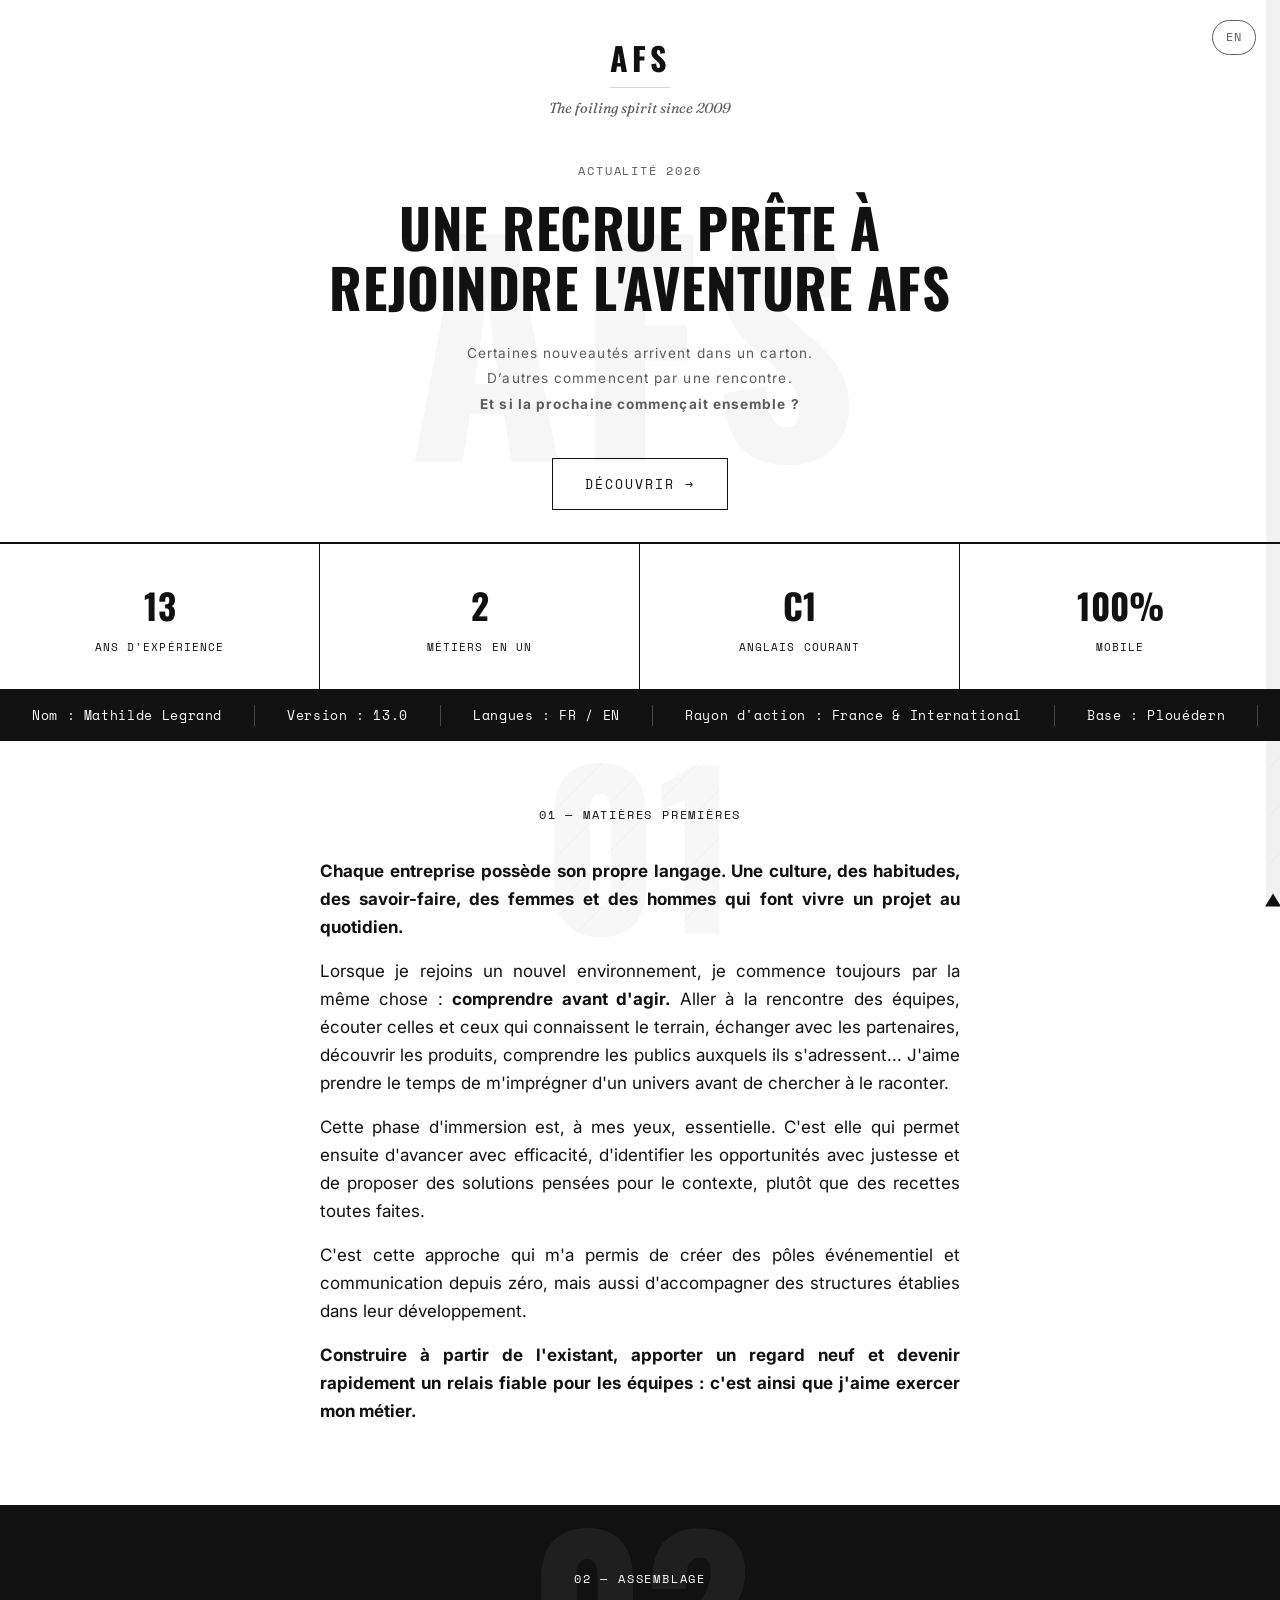
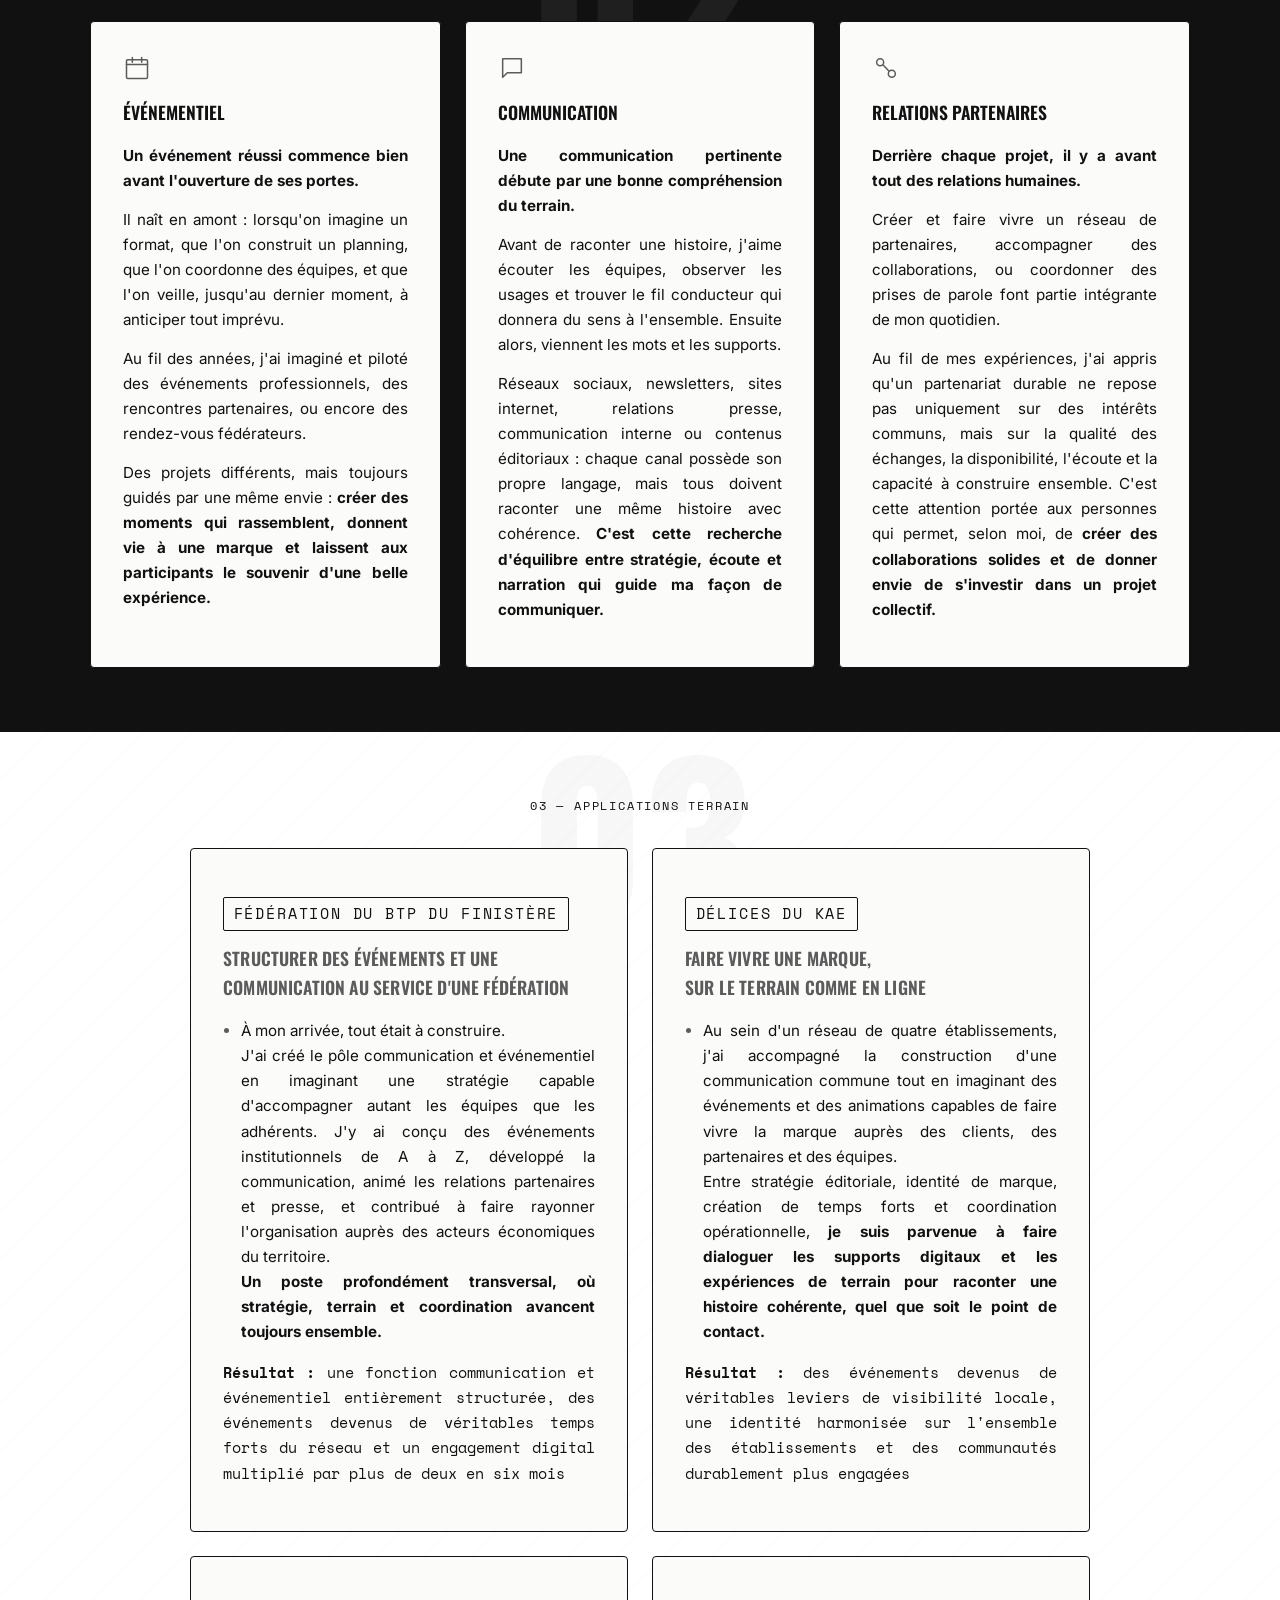
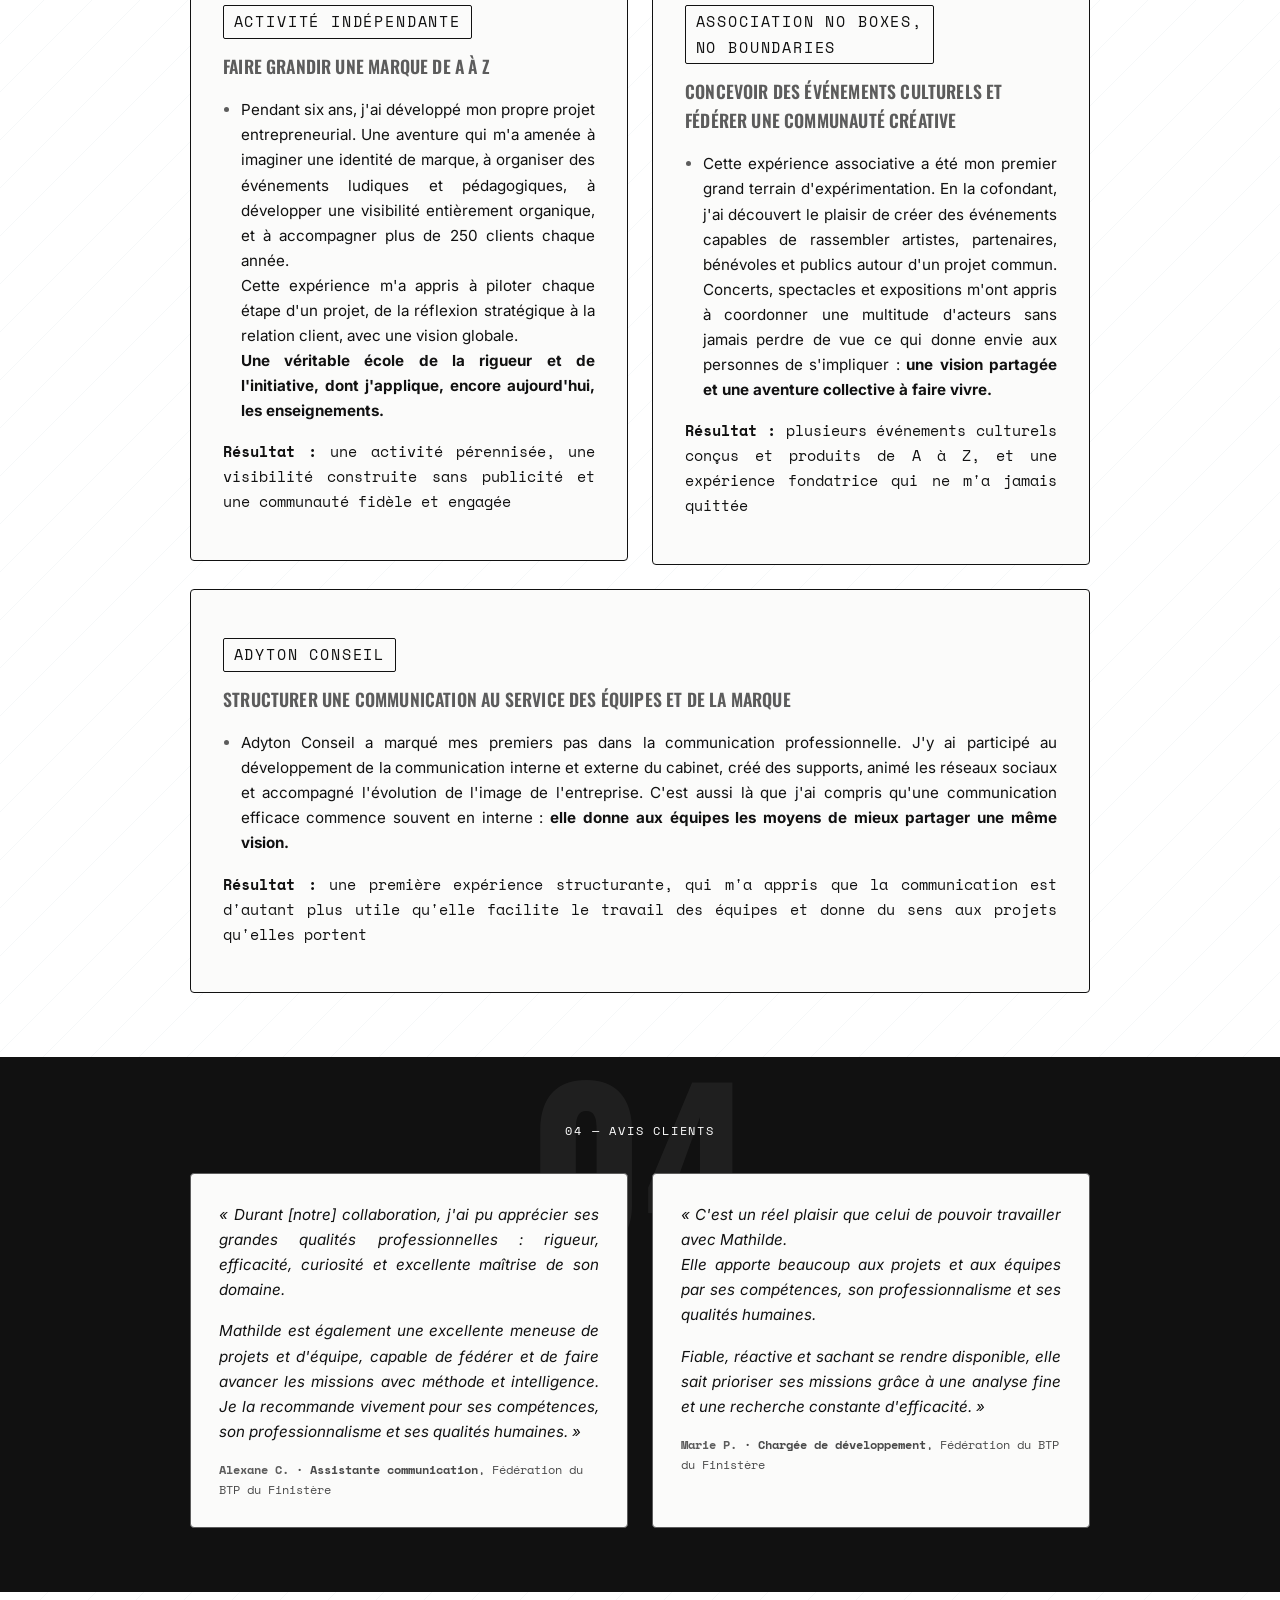
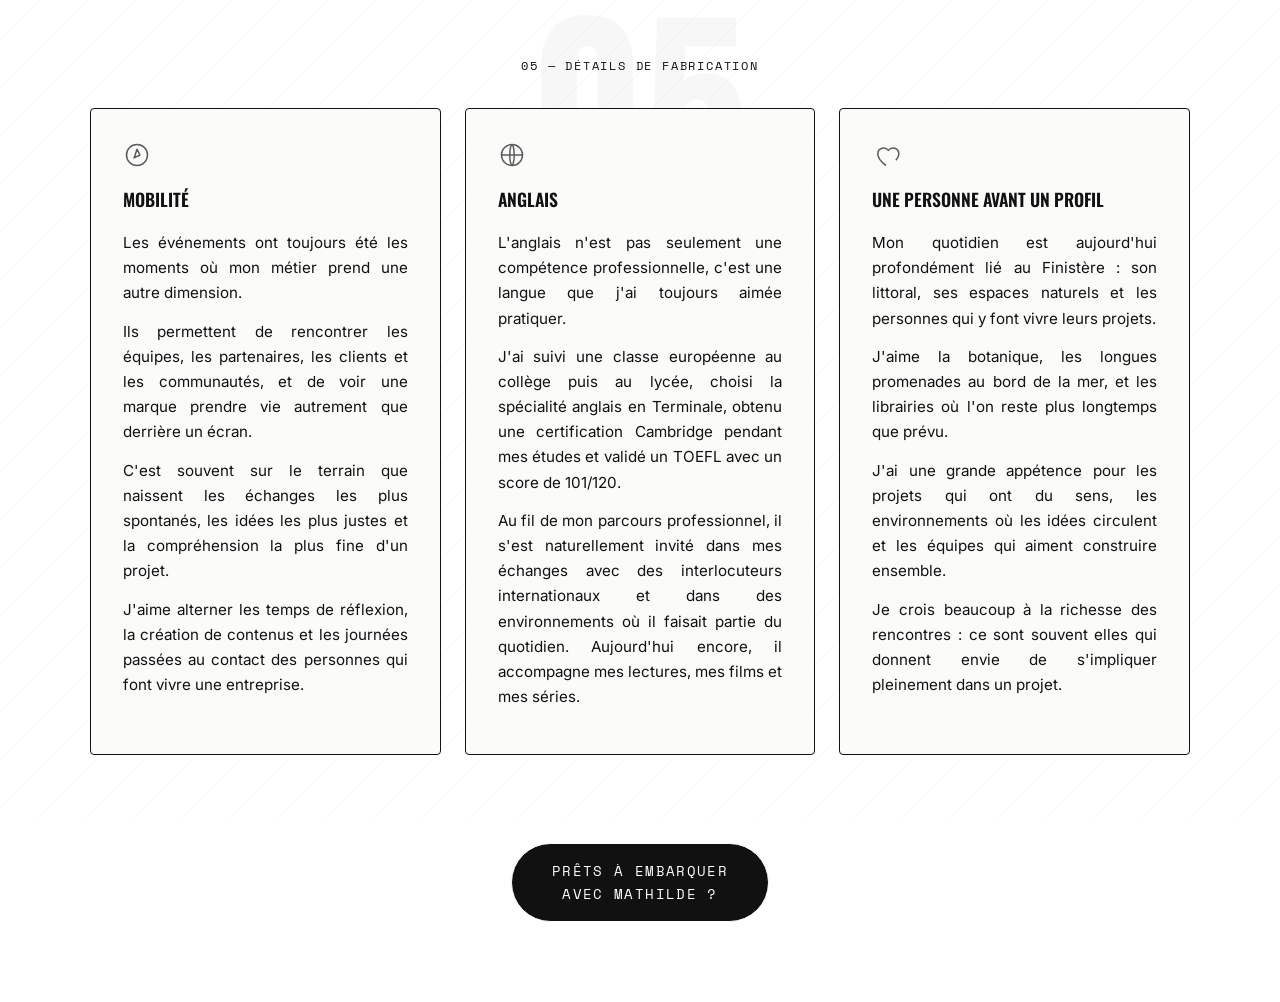
<file: index.html>
<!DOCTYPE html>
<html lang="fr">
<head>
<meta charset="UTF-8">
<meta name="viewport" content="width=device-width, initial-scale=1.0">
<title>Nouveauté à venir — AFS</title>
<meta name="description" content="Un nouveau profil s'apprête à rejoindre l'équipe AFS.">
<link rel="preconnect" href="https://fonts.googleapis.com">
<link rel="preconnect" href="https://fonts.gstatic.com" crossorigin>
<link href="https://fonts.googleapis.com/css2?family=Fraunces:ital,opsz,wght@0,9..144,400;1,9..144,500&family=Inter:wght@400;500;600&family=Oswald:wght@500;600;700&family=Space+Mono:wght@400;700&display=swap" rel="stylesheet">
<link rel="stylesheet" href="style.css">
</head>
<body>

<div class="gauge" aria-hidden="true">
  <div class="gauge__fill"></div>
  <div class="gauge__mark"></div>
</div>


<a class="lang-toggle" href="en/index.html">EN</a>

<header class="hero">
<div class="hero__inner">
  <div class="hero__brand">
    <p class="hero__logo">AFS</p>
    <p class="hero__tagline">The foiling spirit since 2009</p>
  </div>
  <p class="hero__eyebrow">Actualité 2026</p>
  <h1 class="hero__title">Une recrue prête à <br>rejoindre l'aventure AFS</h1>
  <p class="hero__statement">Certaines nouveautés arrivent dans un carton. <br>
D’autres commencent par une rencontre.
<br><strong>Et si la prochaine commençait ensemble ?</strong></p>
  <a href="#matieres" class="hero__cta">Découvrir →</a>
</div>
<p class="hero__ghost" aria-hidden="true">AFS</p>
</header>

<div class="stats-bar">
  <div class="stats-bar__item">
    <p class="stats-bar__num">13</p>
    <p class="stats-bar__label">Ans d'expérience</p>
  </div>
  <div class="stats-bar__item">
    <p class="stats-bar__num">2</p>
    <p class="stats-bar__label">Métiers en un</p>
  </div>
  <div class="stats-bar__item">
    <p class="stats-bar__num">C1</p>
    <p class="stats-bar__label">Anglais courant</p>
  </div>
  <div class="stats-bar__item">
    <p class="stats-bar__num">100%</p>
    <p class="stats-bar__label">Mobile</p>
  </div>
</div>

<div class="ticker" aria-hidden="true">
 <div class="ticker__track">
  <span>Nom : Mathilde Legrand</span>
  <span>Version : 13.0</span>
  <span>Langues : FR / EN</span>
  <span>Rayon d'action : France &amp; International</span>
  <span>Base : Plouédern</span>
  <span>État : Bientôt disponible</span>
  <span>Mise à jour : Août 2026</span>
  <span>Nom : Mathilde Legrand</span>
  <span>Version : 13.0</span>
  <span>Langues : FR / EN</span>
  <span>Rayon d'action : France &amp; International</span>
  <span>Base : Plouédern</span>
  <span>État : Bientôt disponible</span>
  <span>Mise à jour : Août 2026</span>
</div>
</div>

<main>

  <!-- SECTION 01 — MATIERES PREMIERES -->
  <section id="matieres" class="section" data-num="01">
    <div class="block" data-reveal>
      <p class="section__num">01 — Matières premières</p>
      <p class="block__text"><strong>Chaque entreprise possède son propre langage. Une culture, des habitudes, des savoir-faire, des femmes et des hommes qui font vivre un projet au quotidien.</strong></p>
      <p class="block__text">Lorsque je rejoins un nouvel environnement, je commence toujours par la même chose : <strong>comprendre avant d'agir.</strong> Aller à la rencontre des équipes, écouter celles et ceux qui connaissent le terrain, échanger avec les partenaires, découvrir les produits, comprendre les publics auxquels ils s'adressent... J'aime prendre le temps de m'imprégner d'un univers avant de chercher à le raconter.</p>
      <p class="block__text">Cette phase d'immersion est, à mes yeux, essentielle. C'est elle qui permet ensuite d'avancer avec efficacité, d'identifier les opportunités avec justesse et de proposer des solutions pensées pour le contexte, plutôt que des recettes toutes faites.</p>
      <p class="block__text">C'est cette approche qui m'a permis de créer des pôles événementiel et communication depuis zéro, mais aussi d'accompagner des structures établies dans leur développement.</p>
      <p class="block__text"><strong>Construire à partir de l'existant, apporter un regard neuf et devenir rapidement un relais fiable pour les équipes : c'est ainsi que j'aime exercer mon métier.</strong></p>
    </div>
  </section>

  <!-- SECTION 02 — ASSEMBLAGE -->
  <section id="assemblage" class="section section--alt" data-num="02">
    <p class="section__num section__num--center">02 — Assemblage</p>
  <div class="assemble">
  <div class="stepcard" data-reveal>
    <svg class="stepcard__icon" viewBox="0 0 24 24" fill="none"><rect x="3" y="5" width="18" height="16" rx="1" stroke="currentColor" stroke-width="1.3"/><path d="M3 9h18M8 3v4M16 3v4" stroke="currentColor" stroke-width="1.3" stroke-linecap="round"/></svg>
    <h3 class="stepcard__title">Événementiel</h3>
    <p><strong>Un événement réussi commence bien avant l'ouverture de ses portes.</strong></p>
    <p>Il naît en amont : lorsqu'on imagine un format, que l'on construit un planning, que l'on coordonne des équipes, et que l'on veille, jusqu'au dernier moment, à anticiper tout imprévu.</p>
    <p>Au fil des années, j'ai imaginé et piloté des événements professionnels, des rencontres partenaires, ou encore des rendez-vous fédérateurs.
      <p>Des projets différents, mais toujours guidés par une même envie : <strong>créer des moments qui rassemblent, donnent vie à une marque et laissent aux participants le souvenir d'une belle expérience.</strong></p>
  </div>
  <div class="stepcard" data-reveal>
    <svg class="stepcard__icon" viewBox="0 0 24 24" fill="none"><path d="M4 4h16v12H8l-4 4V4Z" stroke="currentColor" stroke-width="1.3" stroke-linejoin="round"/></svg>
    <h3 class="stepcard__title">Communication</h3>
    <p><strong>Une communication pertinente débute par une bonne compréhension du terrain.</strong></p>
    <p>Avant de raconter une histoire, j'aime écouter les équipes, observer les usages et trouver le fil conducteur qui donnera du sens à l'ensemble. Ensuite alors, viennent les mots et les supports.</p>
    <p>Réseaux sociaux, newsletters, sites internet, relations presse, communication interne ou contenus éditoriaux : chaque canal possède son propre langage, mais tous doivent raconter une même histoire avec cohérence.<strong> C'est cette recherche d'équilibre entre stratégie, écoute et narration qui guide ma façon de communiquer.</strong></p>
  </div>
  <div class="stepcard" data-reveal>
    <svg class="stepcard__icon" viewBox="0 0 24 24" fill="none"><circle cx="7" cy="7" r="3" stroke="currentColor" stroke-width="1.3"/><circle cx="17" cy="17" r="3" stroke="currentColor" stroke-width="1.3"/><path d="M9.5 9.5l5 5" stroke="currentColor" stroke-width="1.3" stroke-linecap="round"/></svg>
    <h3 class="stepcard__title">Relations partenaires</h3>
    <p><strong>Derrière chaque projet, il y a avant tout des relations humaines.</strong></p>
    <p>Créer et faire vivre un réseau de partenaires, accompagner des collaborations, ou coordonner des prises de parole font partie intégrante de mon quotidien.</p>
    <p>Au fil de mes expériences, j'ai appris qu'un partenariat durable ne repose pas uniquement sur des intérêts communs, mais sur la qualité des échanges, la disponibilité, l'écoute et la capacité à construire ensemble. C'est cette attention portée aux personnes qui permet, selon moi, de <strong>créer des collaborations solides et de donner envie de s'investir dans un projet collectif.</strong></p>
  </div>
</div>
  </section>

  <!-- SECTION 03 — TESTS TERRAIN -->
  <section id="tests" class="section" data-num="03">
    <p class="section__num section__num--center">03 — Applications terrain</p>
    <div class="testgrid">
  <article class="testcard" data-reveal>
    <p class="testcard__tag">Fédération du BTP du Finistère</p>
<h3 class="testcard__mission">Structurer des événements et une communication au service d'une fédération</h3>
    <ul>
      <li>À mon arrivée, tout était à construire. <br>J'ai créé le pôle communication et événementiel en imaginant une stratégie capable d'accompagner autant les équipes que les adhérents. J'y ai conçu des événements institutionnels de A à Z, développé la communication, animé les relations partenaires et presse, et contribué à faire rayonner l'organisation auprès des acteurs économiques du territoire. <br><strong>Un poste profondément transversal, où stratégie, terrain et coordination avancent toujours ensemble.</strong></li>
    </ul>
   <p class="testcard__result"><strong>Résultat :</strong> une fonction communication et événementiel entièrement structurée, des événements devenus de véritables temps forts du réseau et un engagement digital multiplié par plus de deux en six mois</p>
  </article>

  <article class="testcard" data-reveal>
  <p class="testcard__tag">Délices du Kae</p>
<h3 class="testcard__mission">Faire vivre une marque, <br>sur le terrain comme en ligne</h3>
    <ul>
      <li>Au sein d'un réseau de quatre établissements, j'ai accompagné la construction d'une communication commune tout en imaginant des événements et des animations capables de faire vivre la marque auprès des clients, des partenaires et des équipes. <br>Entre stratégie éditoriale, identité de marque, création de temps forts et coordination opérationnelle, <strong>je suis parvenue à faire dialoguer les supports digitaux et les expériences de terrain pour raconter une histoire cohérente, quel que soit le point de contact.</strong></li>
    </ul>
    <p class="testcard__result"><strong>Résultat :</strong> des événements devenus de véritables leviers de visibilité locale, une identité harmonisée sur l'ensemble des établissements et des communautés durablement plus engagées</p>
  </article>

  <article class="testcard" data-reveal>
   <p class="testcard__tag">Activité indépendante</p>
<h3 class="testcard__mission">Faire grandir une marque de A à Z</h3>
        <ul>
      <li>Pendant six ans, j'ai développé mon propre projet entrepreneurial. Une aventure qui m'a amenée à imaginer une identité de marque, à organiser des événements ludiques et pédagogiques, à développer une visibilité entièrement organique, et à accompagner plus de 250 clients chaque année. <br>Cette expérience m'a appris à piloter chaque étape d'un projet, de la réflexion stratégique à la relation client, avec une vision globale. <br><strong>Une véritable école de la rigueur et de l'initiative, dont j'applique, encore aujourd'hui, les enseignements.</strong></li>
    </ul>
    <p class="testcard__result"><strong>Résultat :</strong> une activité pérennisée, une visibilité construite sans publicité et une communauté fidèle et engagée</p>
      </article>

  <article class="testcard" data-reveal>
   <p class="testcard__tag">Association No Boxes,<br> No Boundaries</p>
<h3 class="testcard__mission">Concevoir des événements culturels et fédérer une communauté créative</h3>
    <ul>
      <li>Cette expérience associative a été mon premier grand terrain d'expérimentation. En la cofondant, j'ai découvert le plaisir de créer des événements capables de rassembler artistes, partenaires, bénévoles et publics autour d'un projet commun. Concerts, spectacles et expositions m'ont appris à coordonner une multitude d'acteurs sans jamais perdre de vue ce qui donne envie aux personnes de s'impliquer :<strong> une vision partagée et une aventure collective à faire vivre.</strong></li>
    </ul>
   <p class="testcard__result"><strong>Résultat :</strong> plusieurs événements culturels conçus et produits de A à Z, et une expérience fondatrice qui ne m'a jamais quittée</p>
  </article>

  <article class="testcard" data-reveal>
  <p class="testcard__tag">Adyton Conseil</p>
<h3 class="testcard__mission">Structurer une communication au service des équipes et de la marque</h3>
        <ul>
      <li>Adyton Conseil a marqué mes premiers pas dans la communication professionnelle. J'y ai participé au développement de la communication interne et externe du cabinet, créé des supports, animé les réseaux sociaux et accompagné l'évolution de l'image de l'entreprise. C'est aussi là que j'ai compris qu'une communication efficace commence souvent en interne : <strong>elle donne aux équipes les moyens de mieux partager une même vision.</strong></li>
    </ul>
    <p class="testcard__result"><strong>Résultat :</strong> une première expérience structurante, qui m'a appris que la communication est d'autant plus utile qu'elle facilite le travail des équipes et donne du sens aux projets qu'elles portent</p>
  </article>
</div>
  </section>

  <!-- SECTION 04 — AVIS CLIENTS -->
  <section id="avis" class="section section--alt" data-num="04">
    <p class="section__num section__num--center">04 — Avis clients</p>
    <div class="reviews">
      <blockquote class="review" data-reveal>
  <p class="review__text">« Durant [notre] collaboration, j'ai pu apprécier ses grandes qualités professionnelles : rigueur, efficacité, curiosité et excellente maîtrise de son domaine.</p>
  <p class="review__text">Mathilde est également une excellente meneuse de projets et d'équipe, capable de fédérer et de faire avancer les missions avec méthode et intelligence. Je la recommande vivement pour ses compétences, son professionnalisme et ses qualités humaines. »</p>
  <footer class="review__author">Alexane C. <span><strong>· Assistante communication</strong>, Fédération du BTP du Finistère</span></footer>
</blockquote>
      <blockquote class="review" data-reveal>
        <p class="review__text">« C'est un réel plaisir que celui de pouvoir travailler avec Mathilde. <br>Elle apporte beaucoup aux projets et aux équipes par ses compétences, son professionnalisme et ses qualités humaines.</p>
        <p class="review__text">Fiable, réactive et sachant se rendre disponible, elle sait prioriser ses missions grâce à une analyse fine et une recherche constante d'efficacité. »</p>
        <footer class="review__author">Marie P. <span><strong>· Chargée de développement</strong>, Fédération du BTP du Finistère</span></footer>
      </blockquote>
    </div>
  </section>

  <!-- SECTION 05 — DETAILS DE FABRICATION -->
  <section id="fabrication" class="section" data-num="05">
    <p class="section__num section__num--center">05 — Détails de fabrication</p>
  <div class="assemble fabrication">
  <div class="stepcard" data-reveal>
    <svg class="stepcard__icon" viewBox="0 0 24 24" fill="none"><circle cx="12" cy="12" r="9" stroke="currentColor" stroke-width="1.3"/><path d="M12 7l2.5 5-5 2.5L12 7Z" stroke="currentColor" stroke-width="1.3" stroke-linejoin="round"/></svg>
    <h3 class="stepcard__title">Mobilité</h3>
    <p>Les événements ont toujours été les moments où mon métier prend une autre dimension.</p>
    <p>Ils permettent de rencontrer les équipes, les partenaires, les clients et les communautés, et de voir une marque prendre vie autrement que derrière un écran.</p>
      <p>C'est souvent sur le terrain que naissent les échanges les plus spontanés, les idées les plus justes et la compréhension la plus fine d'un projet.</p>
    <p>J'aime alterner les temps de réflexion, la création de contenus et les journées passées au contact des personnes qui font vivre une entreprise.</p>
  
  </div>
  <div class="stepcard" data-reveal>
    <svg class="stepcard__icon" viewBox="0 0 24 24" fill="none"><circle cx="12" cy="12" r="9" stroke="currentColor" stroke-width="1.3"/><path d="M3 12h18M12 3c2.5 2.5 2.5 15.5 0 18M12 3c-2.5 2.5-2.5 15.5 0 18" stroke="currentColor" stroke-width="1.3"/></svg>
    <h3 class="stepcard__title">Anglais</h3>
    <p>L'anglais n'est pas seulement une compétence professionnelle, c'est une langue que j'ai toujours aimée pratiquer.</p>
    <p>J'ai suivi une classe européenne au collège puis au lycée, choisi la spécialité anglais en Terminale, obtenu une certification Cambridge pendant mes études et validé un TOEFL avec un score de 101/120.</p>
    <p>Au fil de mon parcours professionnel, il s'est naturellement invité dans mes échanges avec des interlocuteurs internationaux et dans des environnements où il faisait partie du quotidien. Aujourd'hui encore, il accompagne mes lectures, mes films et mes séries.</p>
  </div>
  <div class="stepcard" data-reveal>
    <svg class="stepcard__icon" viewBox="0 0 24 24" fill="none"><path d="M12 21s-7-4.5-7-10a5 5 0 0 1 9-3 5 5 0 0 1 9 3c0 2.2-1.2 4.1-2.5 5.6" stroke="currentColor" stroke-width="1.3" stroke-linejoin="round"/></svg>
    <h3 class="stepcard__title">Une personne avant un profil</h3>
    <p>Mon quotidien est aujourd'hui profondément lié au Finistère : son littoral, ses espaces naturels et les personnes qui y font vivre leurs projets.</p>
      <p>J'aime la botanique, les longues promenades au bord de la mer, et les librairies où l'on reste plus longtemps que prévu.</p>
    <p>J'ai une grande appétence pour les projets qui ont du sens, les environnements où les idées circulent et les équipes qui aiment construire ensemble. </p>
    <p>Je crois beaucoup à la richesse des rencontres : ce sont souvent elles qui donnent envie de s'impliquer pleinement dans un projet.</p>
  </div>
</div>
  </section>

 
</main>

<footer class="footer">
 
<div class="order-btn" id="orderBtn" role="button" tabindex="0" aria-pressed="false">
<span id="orderBtnText">Prêts à embarquer<br>avec Mathilde ?</span>
</div>
</footer>

<script src="script.js"></script>
</body>
</html>
</file>
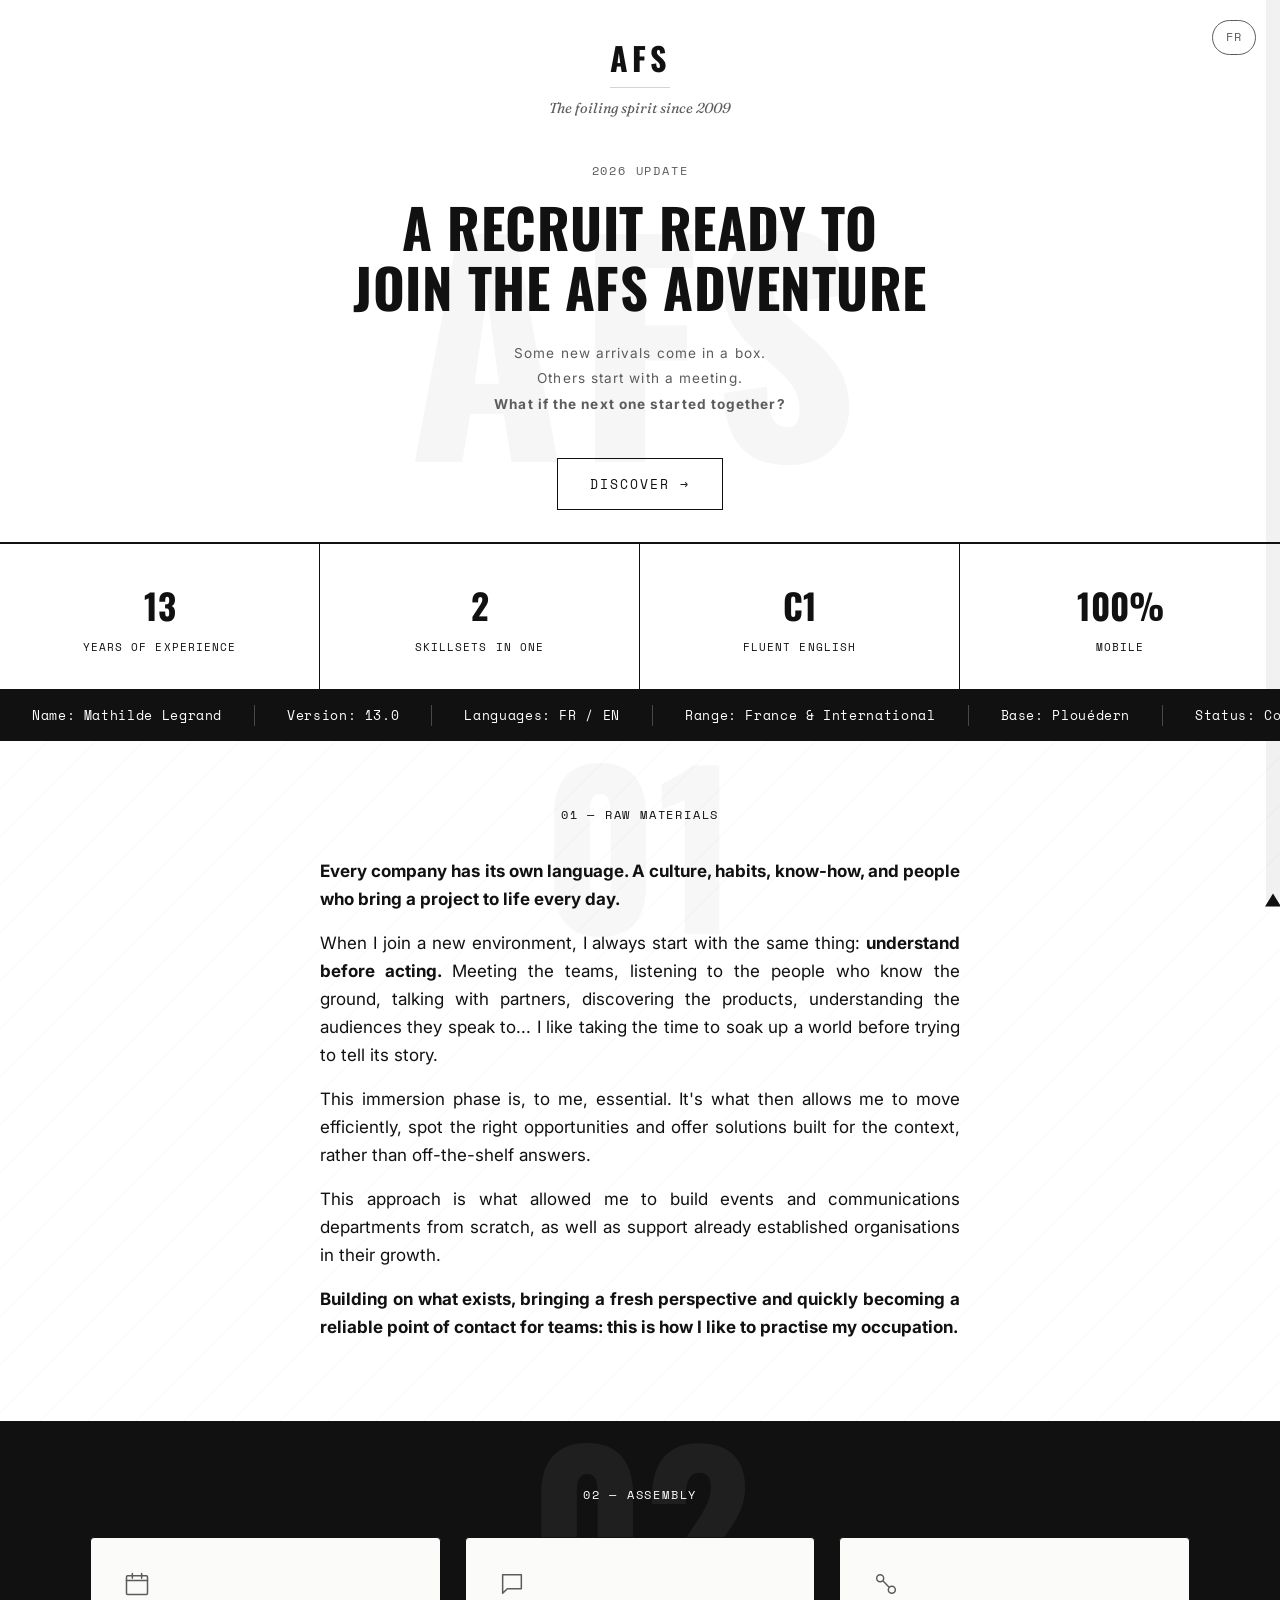
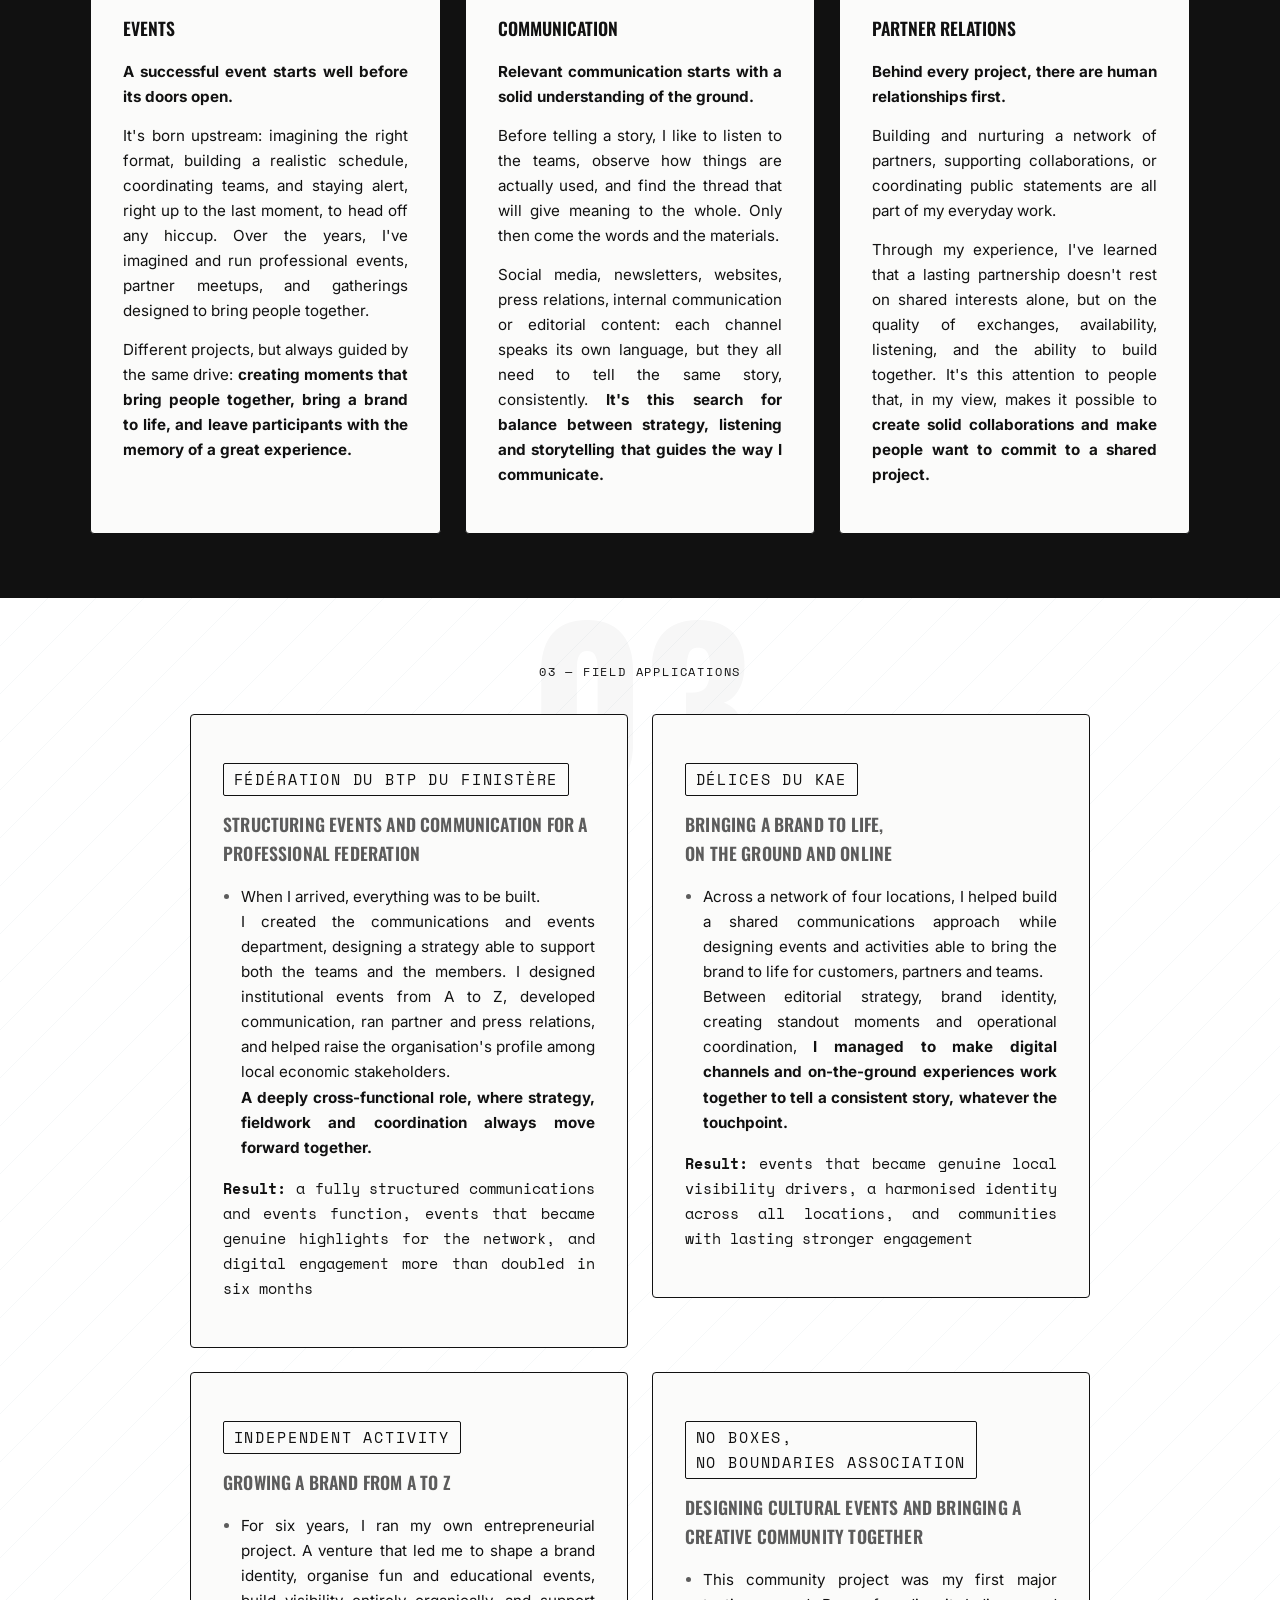
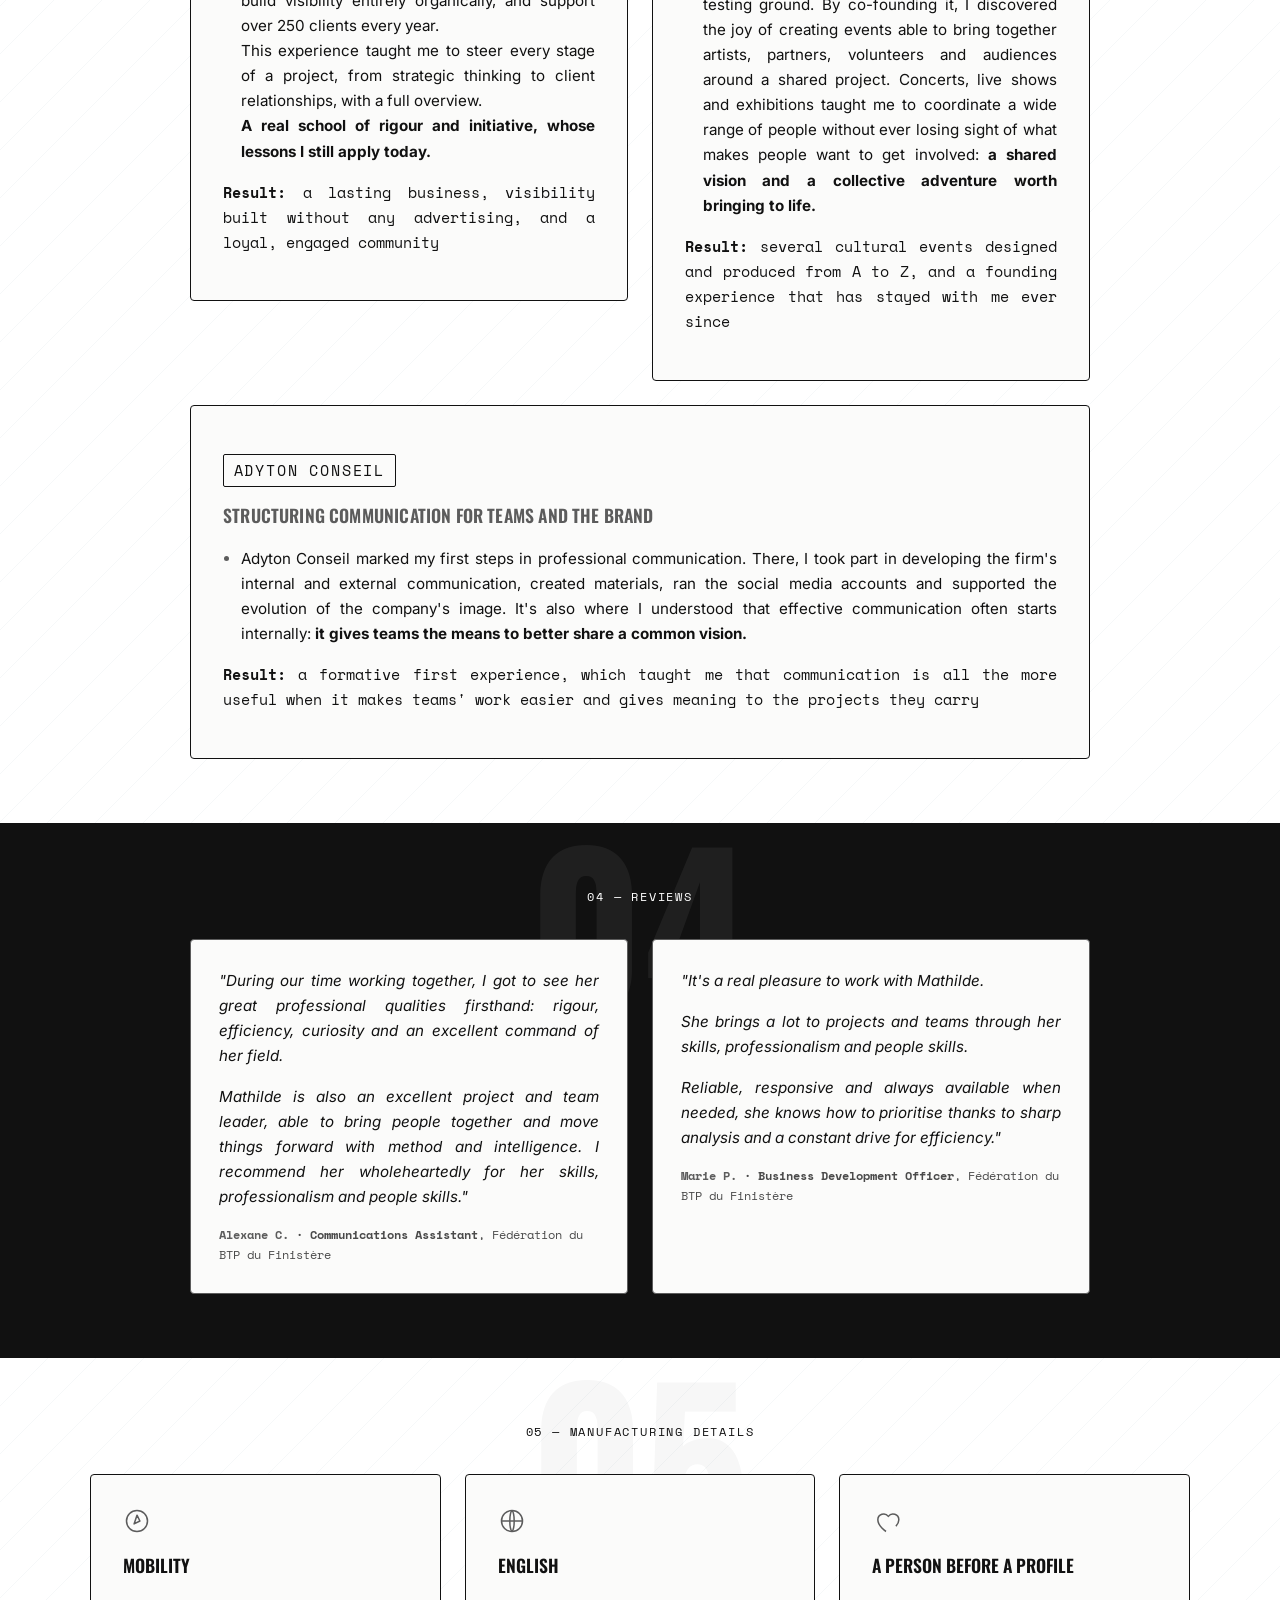
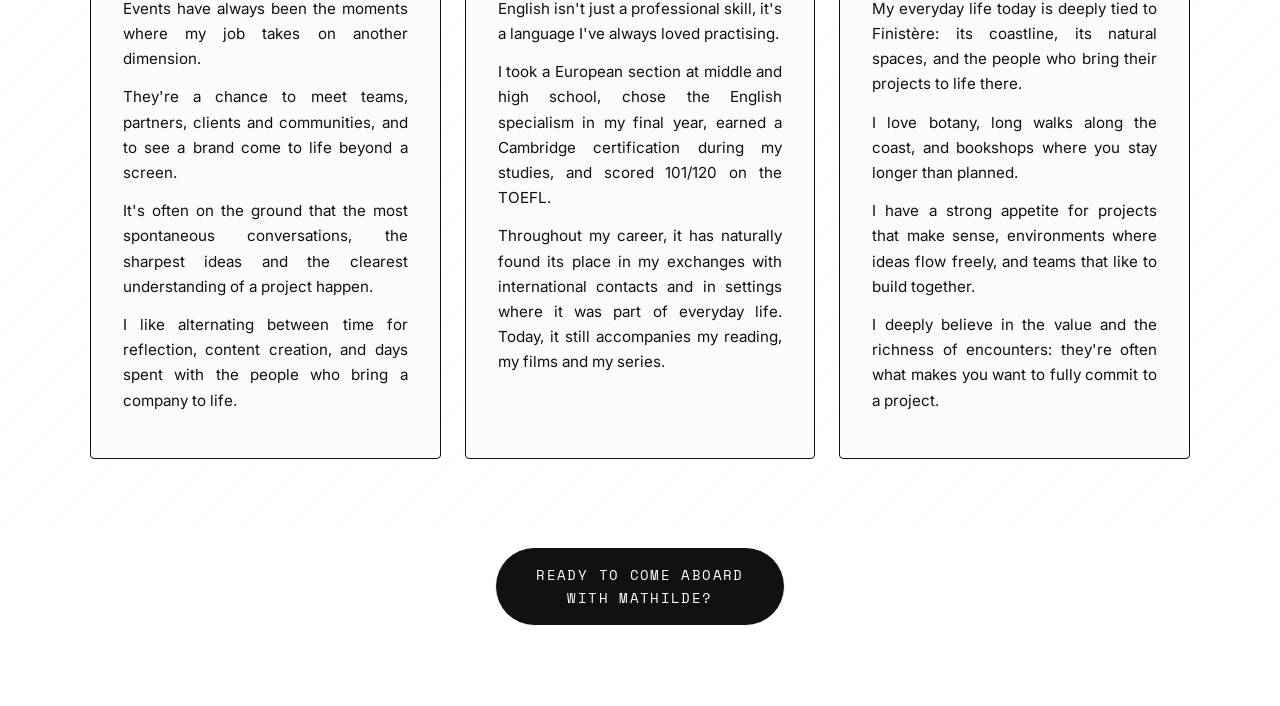
<file: en/index.html>
<!DOCTYPE html>
<html lang="en">
<head>
<meta charset="UTF-8">
<meta name="viewport" content="width=device-width, initial-scale=1.0">
<title>Coming soon — AFS</title>
<meta name="description" content="A new profile is about to join the AFS team.">
<link rel="preconnect" href="https://fonts.googleapis.com">
<link rel="preconnect" href="https://fonts.gstatic.com" crossorigin>
<link href="https://fonts.googleapis.com/css2?family=Fraunces:ital,opsz,wght@0,9..144,400;1,9..144,500&family=Inter:wght@400;500;600&family=Oswald:wght@500;600;700&family=Space+Mono:wght@400;700&display=swap" rel="stylesheet">
<link rel="stylesheet" href="../style.css">
</head>
<body>

<div class="gauge" aria-hidden="true">
  <div class="gauge__fill"></div>
  <div class="gauge__mark"></div>
</div>

<a class="lang-toggle" href="../index.html">FR</a>

<header class="hero">
<div class="hero__inner">
  <div class="hero__brand">
    <p class="hero__logo">AFS</p>
    <p class="hero__tagline">The foiling spirit since 2009</p>
  </div>
  <p class="hero__eyebrow">2026 update</p>
  <h1 class="hero__title">A recruit ready to <br>join the AFS adventure</h1>
  <p class="hero__statement">Some new arrivals come in a box. <br>
Others start with a meeting.
<br><strong>What if the next one started together?</strong></p>
  <a href="#matieres" class="hero__cta">Discover →</a>
</div>
<p class="hero__ghost" aria-hidden="true">AFS</p>
</header>

<div class="stats-bar">
  <div class="stats-bar__item">
    <p class="stats-bar__num">13</p>
    <p class="stats-bar__label">Years of experience</p>
  </div>
  <div class="stats-bar__item">
    <p class="stats-bar__num">2</p>
    <p class="stats-bar__label">Skillsets in one</p>
  </div>
  <div class="stats-bar__item">
    <p class="stats-bar__num">C1</p>
    <p class="stats-bar__label">Fluent English</p>
  </div>
  <div class="stats-bar__item">
    <p class="stats-bar__num">100%</p>
    <p class="stats-bar__label">Mobile</p>
  </div>
</div>

<div class="ticker" aria-hidden="true">
 <div class="ticker__track">
  <span>Name: Mathilde Legrand</span>
  <span>Version: 13.0</span>
  <span>Languages: FR / EN</span>
  <span>Range: France &amp; International</span>
  <span>Base: Plouédern</span>
  <span>Status: Coming soon</span>
  <span>Last update: August 2026</span>
  <span>Name: Mathilde Legrand</span>
  <span>Version: 13.0</span>
  <span>Languages: FR / EN</span>
  <span>Range: France &amp; International</span>
  <span>Base: Plouédern</span>
  <span>Status: Coming soon</span>
  <span>Last update: August 2026</span>
</div>
</div>

<main>

  <!-- SECTION 01 — RAW MATERIALS -->
  <section id="matieres" class="section" data-num="01">
    <div class="block" data-reveal>
      <p class="section__num">01 — Raw materials</p>
      <p class="block__text"><strong>Every company has its own language. A culture, habits, know-how, and people who bring a project to life every day.</strong></p>
      <p class="block__text">When I join a new environment, I always start with the same thing: <strong>understand before acting.</strong> Meeting the teams, listening to the people who know the ground, talking with partners, discovering the products, understanding the audiences they speak to... I like taking the time to soak up a world before trying to tell its story.</p>
      <p class="block__text">This immersion phase is, to me, essential. It's what then allows me to move efficiently, spot the right opportunities and offer solutions built for the context, rather than off-the-shelf answers.</p>
      <p class="block__text">This approach is what allowed me to build events and communications departments from scratch, as well as support already established organisations in their growth.</p>
      <p class="block__text"><strong>Building on what exists, bringing a fresh perspective and quickly becoming a reliable point of contact for teams: this is how I like to practise my occupation.</strong></p>
    </div>
  </section>

  <!-- SECTION 02 — ASSEMBLY -->
  <section id="assemblage" class="section section--alt" data-num="02">
    <p class="section__num section__num--center">02 — Assembly</p>
  <div class="assemble">
  <div class="stepcard" data-reveal>
    <svg class="stepcard__icon" viewBox="0 0 24 24" fill="none"><rect x="3" y="5" width="18" height="16" rx="1" stroke="currentColor" stroke-width="1.3"/><path d="M3 9h18M8 3v4M16 3v4" stroke="currentColor" stroke-width="1.3" stroke-linecap="round"/></svg>
    <h3 class="stepcard__title">Events</h3>
    <p><strong>A successful event starts well before its doors open.</strong></p>
    <p>It's born upstream: imagining the right format, building a realistic schedule, coordinating teams, and staying alert, right up to the last moment, to head off any hiccup. Over the years, I've imagined and run professional events, partner meetups, and gatherings designed to bring people together.
      <p>Different projects, but always guided by the same drive: <strong>creating moments that bring people together, bring a brand to life, and leave participants with the memory of a great experience.</strong></p>
  </div>
  <div class="stepcard" data-reveal>
    <svg class="stepcard__icon" viewBox="0 0 24 24" fill="none"><path d="M4 4h16v12H8l-4 4V4Z" stroke="currentColor" stroke-width="1.3" stroke-linejoin="round"/></svg>
    <h3 class="stepcard__title">Communication</h3>
    <p><strong>Relevant communication starts with a solid understanding of the ground.</strong></p>
    <p>Before telling a story, I like to listen to the teams, observe how things are actually used, and find the thread that will give meaning to the whole. Only then come the words and the materials.</p>
    <p>Social media, newsletters, websites, press relations, internal communication or editorial content: each channel speaks its own language, but they all need to tell the same story, consistently.<strong> It's this search for balance between strategy, listening and storytelling that guides the way I communicate.</strong></p>
  </div>
  <div class="stepcard" data-reveal>
    <svg class="stepcard__icon" viewBox="0 0 24 24" fill="none"><circle cx="7" cy="7" r="3" stroke="currentColor" stroke-width="1.3"/><circle cx="17" cy="17" r="3" stroke="currentColor" stroke-width="1.3"/><path d="M9.5 9.5l5 5" stroke="currentColor" stroke-width="1.3" stroke-linecap="round"/></svg>
    <h3 class="stepcard__title">Partner relations</h3>
    <p><strong>Behind every project, there are human relationships first.</strong></p>
    <p>Building and nurturing a network of partners, supporting collaborations, or coordinating public statements are all part of my everyday work.</p>
    <p>Through my experience, I've learned that a lasting partnership doesn't rest on shared interests alone, but on the quality of exchanges, availability, listening, and the ability to build together. It's this attention to people that, in my view, makes it possible to <strong>create solid collaborations and make people want to commit to a shared project.</strong></p>
  </div>
</div>
  </section>

  <!-- SECTION 03 — FIELD TESTS -->
  <section id="tests" class="section" data-num="03">
    <p class="section__num section__num--center">03 — Field applications</p>
    <div class="testgrid">
  <article class="testcard" data-reveal>
    <p class="testcard__tag">Fédération du BTP du Finistère</p>
<h3 class="testcard__mission">Structuring events and communication for a professional federation</h3>
    <ul>
      <li>When I arrived, everything was to be built. <br>I created the communications and events department, designing a strategy able to support both the teams and the members. I designed institutional events from A to Z, developed communication, ran partner and press relations, and helped raise the organisation's profile among local economic stakeholders. <br><strong>A deeply cross-functional role, where strategy, fieldwork and coordination always move forward together.</strong></li>
    </ul>
   <p class="testcard__result"><strong>Result:</strong> a fully structured communications and events function, events that became genuine highlights for the network, and digital engagement more than doubled in six months</p>
  </article>

  <article class="testcard" data-reveal>
  <p class="testcard__tag">Délices du Kae</p>
<h3 class="testcard__mission">Bringing a brand to life, <br>on the ground and online</h3>
    <ul>
      <li>Across a network of four locations, I helped build a shared communications approach while designing events and activities able to bring the brand to life for customers, partners and teams. <br>Between editorial strategy, brand identity, creating standout moments and operational coordination, <strong>I managed to make digital channels and on-the-ground experiences work together to tell a consistent story, whatever the touchpoint.</strong></li>
    </ul>
    <p class="testcard__result"><strong>Result:</strong> events that became genuine local visibility drivers, a harmonised identity across all locations, and communities with lasting stronger engagement</p>
  </article>

  <article class="testcard" data-reveal>
   <p class="testcard__tag">Independent activity</p>
<h3 class="testcard__mission">Growing a brand from A to Z</h3>
        <ul>
      <li>For six years, I ran my own entrepreneurial project. A venture that led me to shape a brand identity, organise fun and educational events, build visibility entirely organically, and support over 250 clients every year. <br>This experience taught me to steer every stage of a project, from strategic thinking to client relationships, with a full overview. <br><strong>A real school of rigour and initiative, whose lessons I still apply today.</strong></li>
    </ul>
    <p class="testcard__result"><strong>Result:</strong> a lasting business, visibility built without any advertising, and a loyal, engaged community</p>
      </article>

  <article class="testcard" data-reveal>
   <p class="testcard__tag">No Boxes, <br>No Boundaries association</p>
<h3 class="testcard__mission">Designing cultural events and bringing a creative community together</h3>
    <ul>
      <li>This community project was my first major testing ground. By co-founding it, I discovered the joy of creating events able to bring together artists, partners, volunteers and audiences around a shared project. Concerts, live shows and exhibitions taught me to coordinate a wide range of people without ever losing sight of what makes people want to get involved:<strong> a shared vision and a collective adventure worth bringing to life.</strong></li>
    </ul>
   <p class="testcard__result"><strong>Result:</strong> several cultural events designed and produced from A to Z, and a founding experience that has stayed with me ever since</p>
  </article>

  <article class="testcard" data-reveal>
  <p class="testcard__tag">Adyton Conseil</p>
<h3 class="testcard__mission">Structuring communication for teams and the brand</h3>
        <ul>
      <li>Adyton Conseil marked my first steps in professional communication. There, I took part in developing the firm's internal and external communication, created materials, ran the social media accounts and supported the evolution of the company's image. It's also where I understood that effective communication often starts internally: <strong>it gives teams the means to better share a common vision.</strong></li>
    </ul>
    <p class="testcard__result"><strong>Result:</strong> a formative first experience, which taught me that communication is all the more useful when it makes teams' work easier and gives meaning to the projects they carry</p>
  </article>
</div>
  </section>

  <!-- SECTION 04 — REVIEWS -->
  <section id="avis" class="section section--alt" data-num="04">
    <p class="section__num section__num--center">04 — Reviews</p>
    <div class="reviews">
      <blockquote class="review" data-reveal>
  <p class="review__text">"During our time working together, I got to see her great professional qualities firsthand: rigour, efficiency, curiosity and an excellent command of her field.</p>
  <p class="review__text">Mathilde is also an excellent project and team leader, able to bring people together and move things forward with method and intelligence. I recommend her wholeheartedly for her skills, professionalism and people skills."</p>
  <footer class="review__author">Alexane C. <span><strong>· Communications Assistant</strong>, Fédération du BTP du Finistère</span></footer>
</blockquote>
      <blockquote class="review" data-reveal>
        <p class="review__text">"It's a real pleasure to work with Mathilde. </p>
        <p class="review__text">She brings a lot to projects and teams through her skills, professionalism and people skills.</p>
        <p class="review__text">Reliable, responsive and always available when needed, she knows how to prioritise thanks to sharp analysis and a constant drive for efficiency."</p>
        <footer class="review__author">Marie P. <span><strong>· Business Development Officer</strong>, Fédération du BTP du Finistère</span></footer>
      </blockquote>
    </div>
  </section>

  <!-- SECTION 05 — MANUFACTURING DETAILS -->
  <section id="fabrication" class="section" data-num="05">
    <p class="section__num section__num--center">05 — Manufacturing details</p>
  <div class="assemble fabrication">
  <div class="stepcard" data-reveal>
    <svg class="stepcard__icon" viewBox="0 0 24 24" fill="none"><circle cx="12" cy="12" r="9" stroke="currentColor" stroke-width="1.3"/><path d="M12 7l2.5 5-5 2.5L12 7Z" stroke="currentColor" stroke-width="1.3" stroke-linejoin="round"/></svg>
    <h3 class="stepcard__title">Mobility</h3>
    <p>Events have always been the moments where my job takes on another dimension.</p>
    <p>They're a chance to meet teams, partners, clients and communities, and to see a brand come to life beyond a screen.</p>
      <p>It's often on the ground that the most spontaneous conversations, the sharpest ideas and the clearest understanding of a project happen.</p>
    <p>I like alternating between time for reflection, content creation, and days spent with the people who bring a company to life.</p>
  
  </div>
  <div class="stepcard" data-reveal>
    <svg class="stepcard__icon" viewBox="0 0 24 24" fill="none"><circle cx="12" cy="12" r="9" stroke="currentColor" stroke-width="1.3"/><path d="M3 12h18M12 3c2.5 2.5 2.5 15.5 0 18M12 3c-2.5 2.5-2.5 15.5 0 18" stroke="currentColor" stroke-width="1.3"/></svg>
    <h3 class="stepcard__title">English</h3>
    <p>English isn't just a professional skill, it's a language I've always loved practising.</p>
    <p>I took a European section at middle and high school, chose the English specialism in my final year, earned a Cambridge certification during my studies, and scored 101/120 on the TOEFL.</p>
    <p>Throughout my career, it has naturally found its place in my exchanges with international contacts and in settings where it was part of everyday life. Today, it still accompanies my reading, my films and my series.</p>
  </div>
  <div class="stepcard" data-reveal>
    <svg class="stepcard__icon" viewBox="0 0 24 24" fill="none"><path d="M12 21s-7-4.5-7-10a5 5 0 0 1 9-3 5 5 0 0 1 9 3c0 2.2-1.2 4.1-2.5 5.6" stroke="currentColor" stroke-width="1.3" stroke-linejoin="round"/></svg>
    <h3 class="stepcard__title">A person before a profile</h3>
    <p>My everyday life today is deeply tied to Finistère: its coastline, its natural spaces, and the people who bring their projects to life there.</p>
      <p>I love botany, long walks along the coast, and bookshops where you stay longer than planned.</p>
    <p>I have a strong appetite for projects that make sense, environments where ideas flow freely, and teams that like to build together.</p>
    <p>I deeply believe in the value and the richness of encounters: they're often what makes you want to fully commit to a project.</p>
  </div>
</div>
  </section>

 
</main>

<footer class="footer">
 
<div class="order-btn" id="orderBtn" role="button" tabindex="0" aria-pressed="false">
<span id="orderBtnText">Ready to come aboard<br>with Mathilde?</span>
</div>
</footer>

<script src="../script.js"></script>
</body>
</html>
</file>
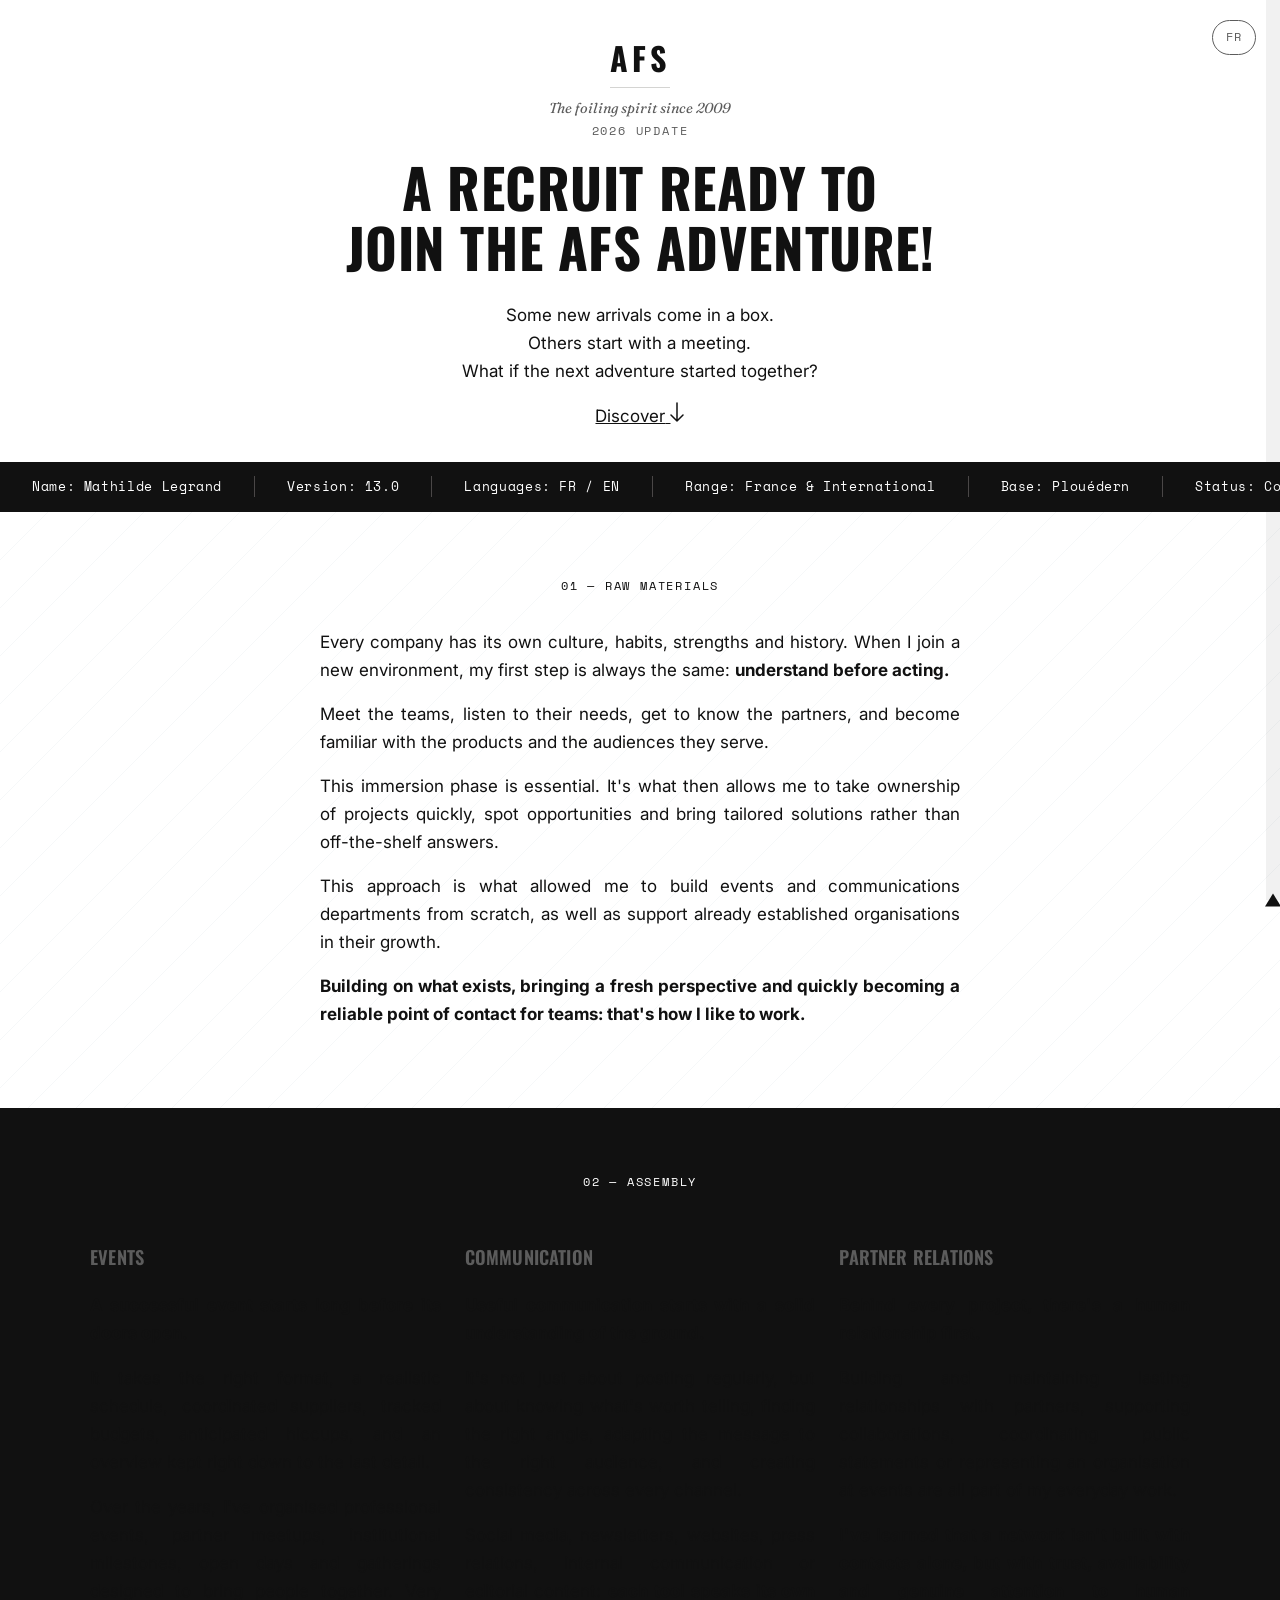
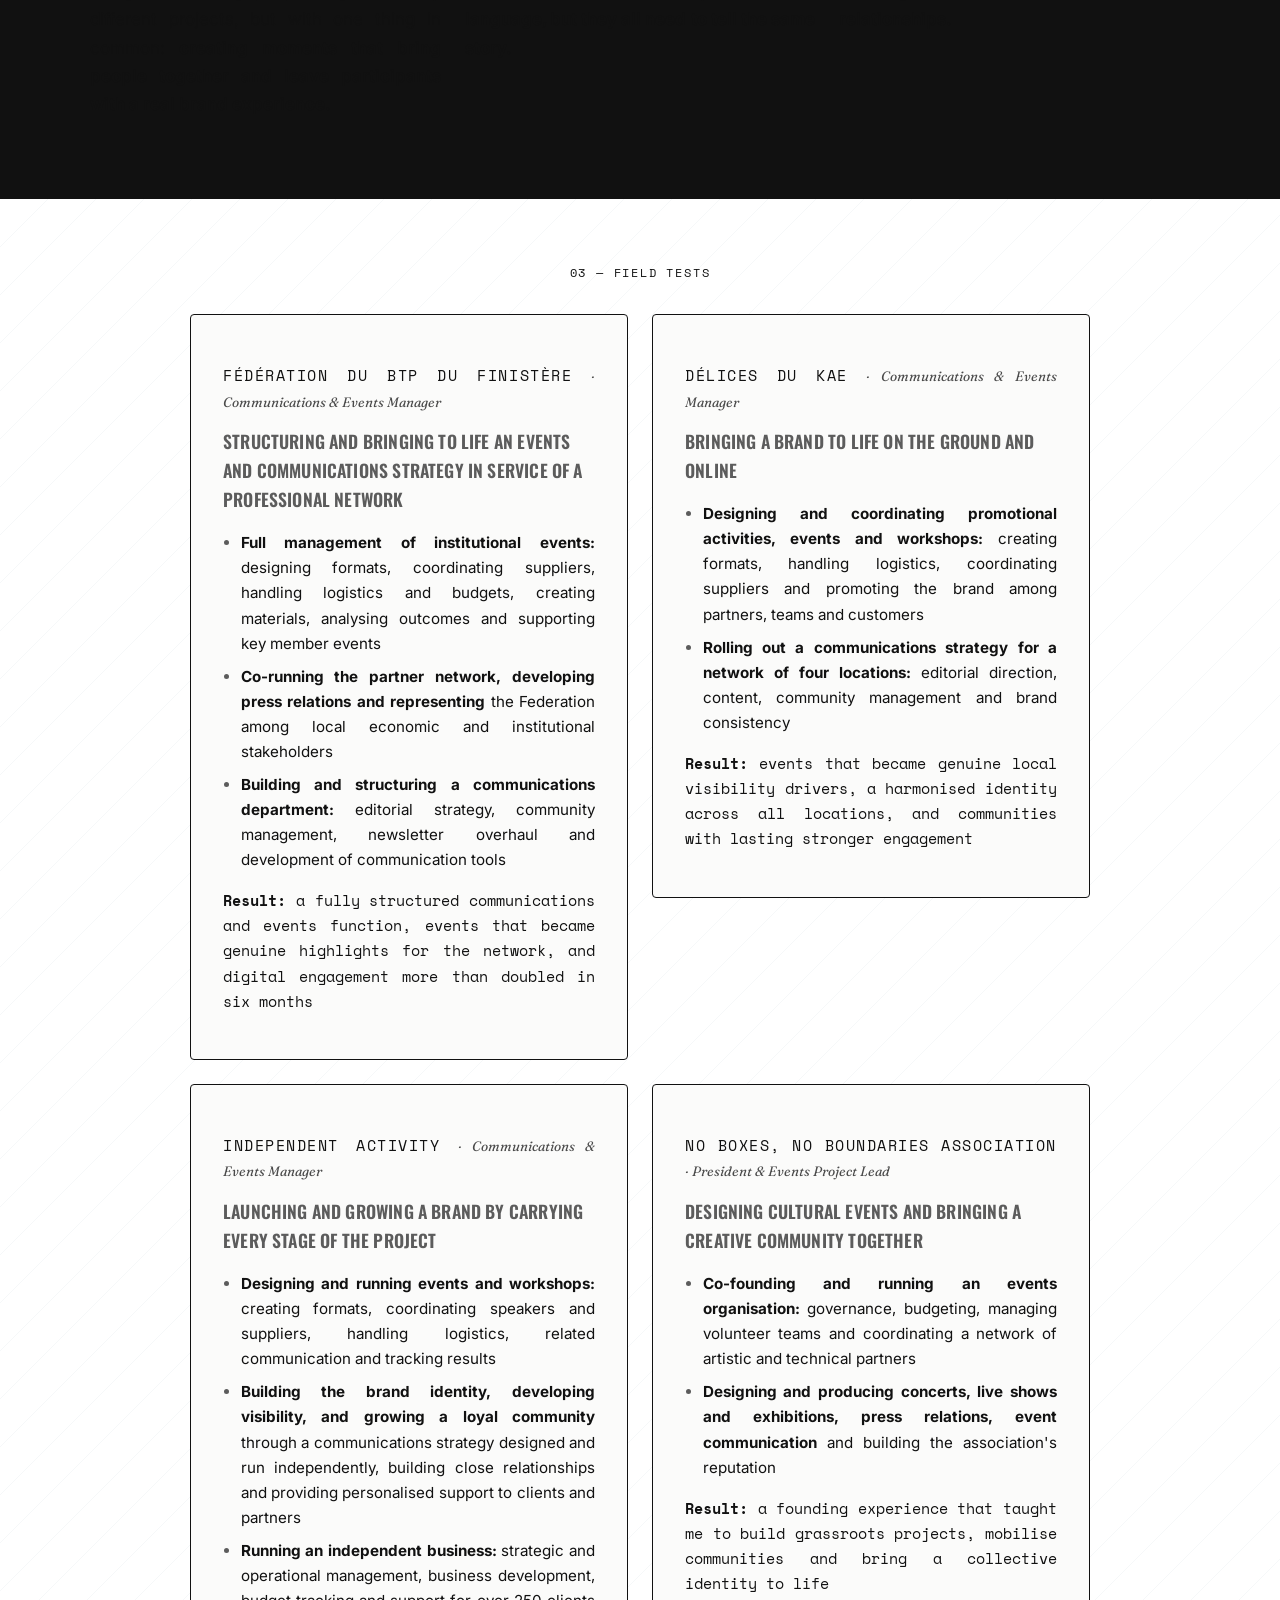
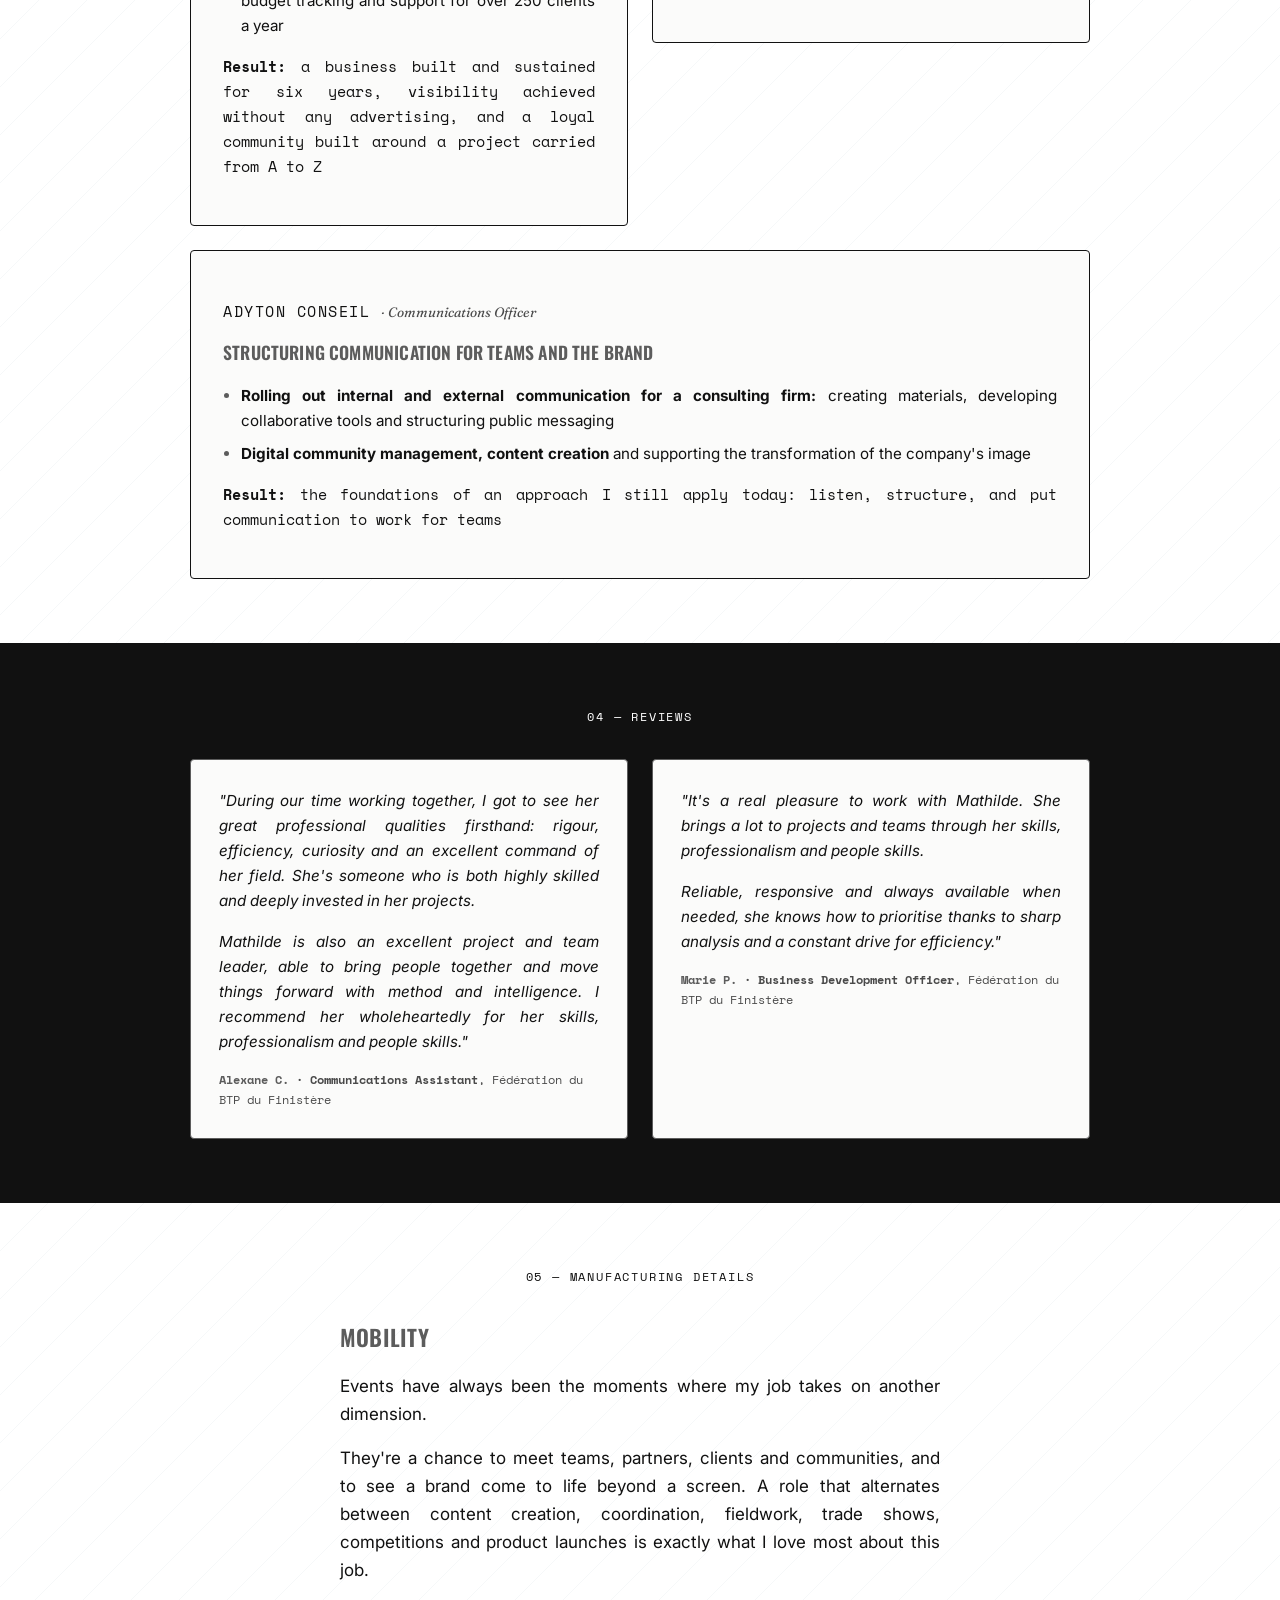
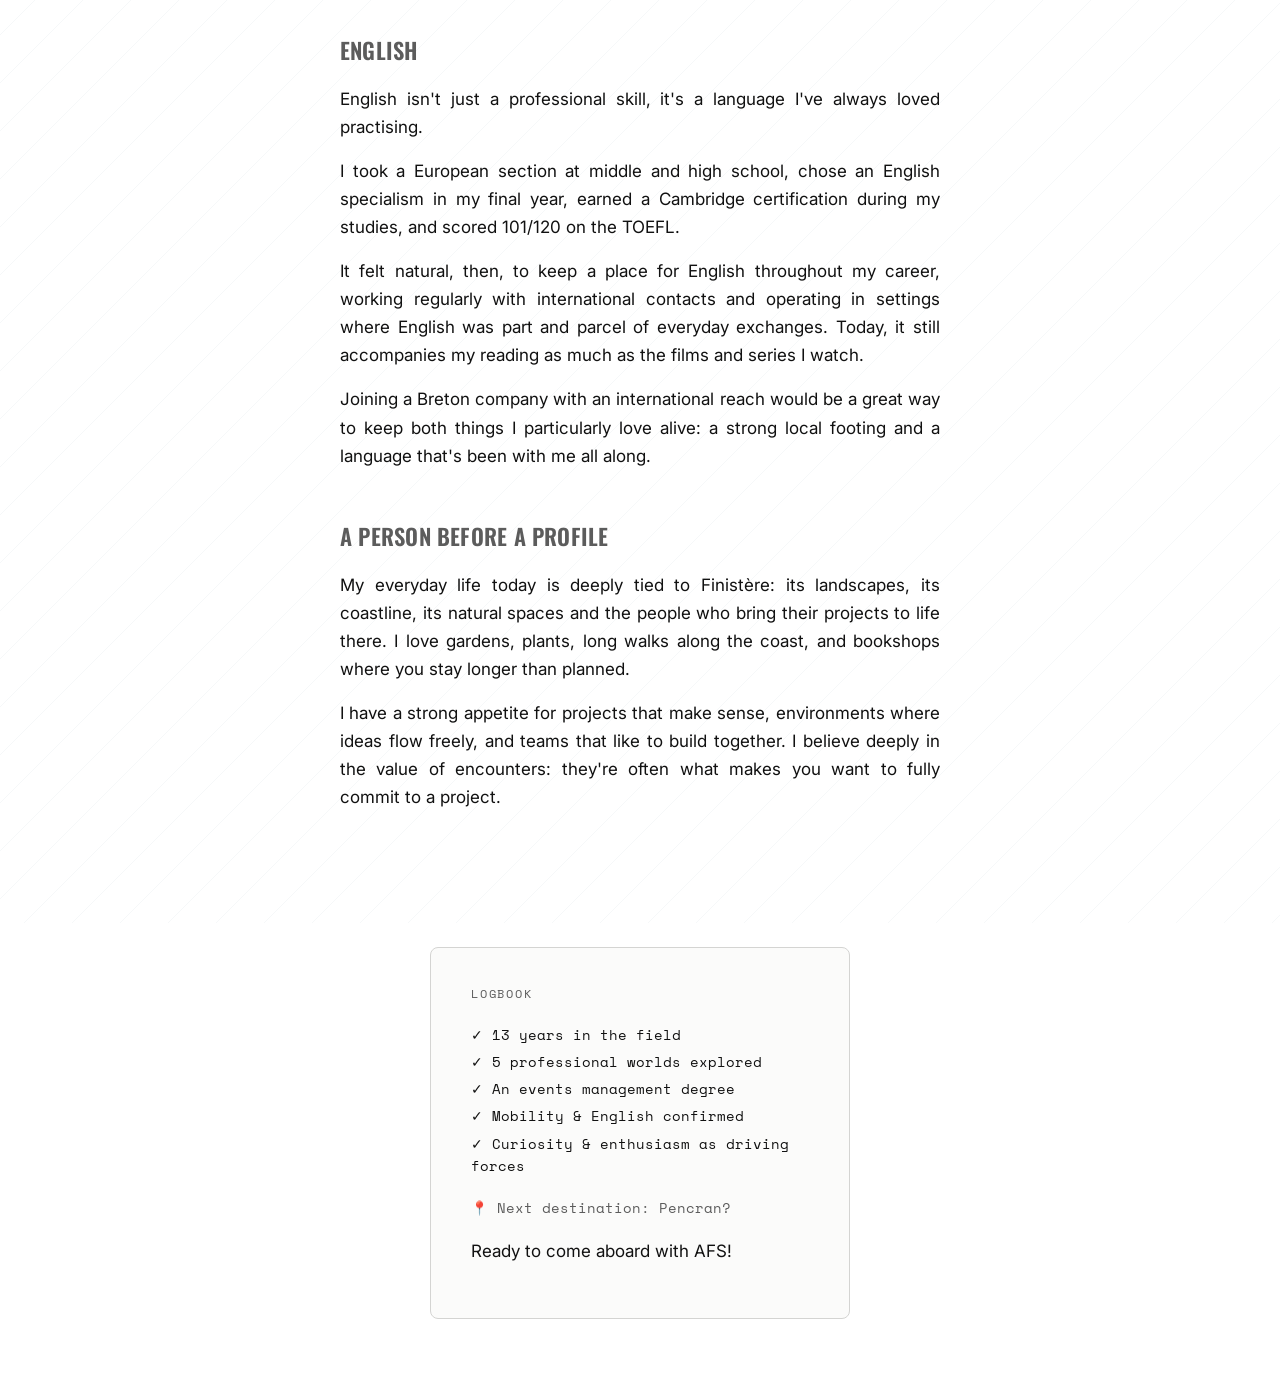
<file: en-index.html>
<!DOCTYPE html>
<html lang="en">
<head>
<meta charset="UTF-8">
<meta name="viewport" content="width=device-width, initial-scale=1.0">
<title>Coming soon — AFS</title>
<meta name="description" content="A new profile is about to join the AFS team.">
<link rel="preconnect" href="https://fonts.googleapis.com">
<link rel="preconnect" href="https://fonts.gstatic.com" crossorigin>
<link href="https://fonts.googleapis.com/css2?family=Fraunces:ital,opsz,wght@0,9..144,400;0,9..144,600;1,9..144,500&family=Inter:wght@400;500;600&family=Oswald:wght@700&family=Space+Mono:wght@400;700&display=swap" rel="stylesheet">
<link rel="stylesheet" href="../style.css">
</head>
<body>

<div class="gauge" aria-hidden="true">
  <div class="gauge__fill"></div>
  <div class="gauge__mark"></div>
</div>

<a class="lang-toggle" href="../index.html">FR</a>

<header class="hero">
  <canvas id="wake" aria-hidden="true"></canvas>
  <div class="hero__inner">
  <p class="hero__logo">AFS</p>
<p class="hero__tagline">The foiling spirit since 2009</p>
<p class="hero__eyebrow">2026 update</p>
<h1 class="hero__title">A recruit ready to <br>join the AFS adventure!</h1>
<p class="hero__poetic">
  <span class="hero__poetic-line">Some new arrivals come in a box.</span><br>
  <span class="hero__poetic-line">Others start with a meeting.</span><br>
  <span class="hero__poetic-highlight">What if the next adventure started together?</span>
</p>
  <a href="#matieres" class="hero__scroll">
    <span>Discover</span>
    <svg width="14" height="20" viewBox="0 0 14 20" fill="none">
      <path d="M7 1V19M7 19L1 13M7 19L13 13" stroke="currentColor" stroke-width="1.5" stroke-linecap="round" stroke-linejoin="round"/>
    </svg>
  </a>
</div>
</header>

<div class="ticker" aria-hidden="true">
 <div class="ticker__track">
  <span>Name: Mathilde Legrand</span>
  <span>Version: 13.0</span>
  <span>Languages: FR / EN</span>
  <span>Range: France &amp; International</span>
  <span>Base: Plouédern</span>
  <span>Status: Coming soon</span>
  <span>Last update: August 2026</span>
  <span>Name: Mathilde Legrand</span>
  <span>Version: 13.0</span>
  <span>Languages: FR / EN</span>
  <span>Range: France &amp; International</span>
  <span>Base: Plouédern</span>
  <span>Status: Coming soon</span>
  <span>Last update: August 2026</span>
</div>
</div>

<main>

  <!-- SECTION 01 — RAW MATERIALS -->
  <section id="matieres" class="section">
    <div class="block" data-reveal>
      <p class="section__num">01 — Raw materials</p>
      <p class="block__text">Every company has its own culture, habits, strengths and history. When I join a new environment, my first step is always the same: <strong>understand before acting.</strong></p>
      <p class="block__text">Meet the teams, listen to their needs, get to know the partners, and become familiar with the products and the audiences they serve.</p>
      <p class="block__text">This immersion phase is essential. It's what then allows me to take ownership of projects quickly, spot opportunities and bring tailored solutions rather than off-the-shelf answers.</p>
      <p class="block__text">This approach is what allowed me to build events and communications departments from scratch, as well as support already established organisations in their growth.</p>
      <p class="block__text"><strong>Building on what exists, bringing a fresh perspective and quickly becoming a reliable point of contact for teams: that's how I like to work.</strong></p>
    </div>
  </section>

  <!-- SECTION 02 — ASSEMBLY -->
  <section id="assemblage" class="section section--alt">
    <p class="section__num section__num--center">02 — Assembly</p>
    <div class="assemble">
     <div class="assemble__item" data-reveal>
  <h3 class="assemble__title">Events</h3>
  <p><strong>A successful event starts long before its doors open.</strong></p>
  <p>It takes the right format, a realistic schedule, coordinated suppliers, tracked budgets, anticipated hiccups, and an overview kept right down to the last detail.</p>
  <p>Over the years, I've organised professional events, partner meetups, institutional milestones, open days and gatherings designed to bring people together. Very different projects, but with one thing in common:<strong> creating moments that bring people together and leave participants with a real brand experience.</strong></p>
</div>
<div class="assemble__item" data-reveal>
  <h3 class="assemble__title">Communication</h3>
  <p><strong>Useful communication starts with a solid understanding of the ground.</strong></p>
  <p>It's not just about posting regularly, but about knowing what's worth telling, finding the right angle, adapting the message to the right audience, and creating consistency across every channel.</p>
  <p>Social media, newsletters, websites, press relations, internal communication or editorial content: <strong>each tool speaks its own language, but they all need to tell the same story.</strong></p>
</div>
<div class="assemble__item" data-reveal>
  <h3 class="assemble__title">Partner relations</h3>
  <p><strong>Behind every project, there's a human relationship first.</strong></p>
  <p>Building and maintaining lasting relationships with partners, supporting collaborations, coordinating public statements or representing an organisation at events are all part of my everyday work.</p>
  <p><strong>I've learned that a network isn't built with contacts alone, but with trust, availability and genuine attention to human relationships.</strong></p>
</div>
    </div>
  </section>

  <!-- SECTION 03 — FIELD TESTS -->
  <section id="tests" class="section">
    <p class="section__num section__num--center">03 — Field tests</p>
    <div class="testgrid">
  <article class="testcard" data-reveal>
    <p class="testcard__company">Fédération du BTP du Finistère <span class="testcard__role">· Communications &amp; Events Manager</span></p>
<h3 class="testcard__mission">Structuring and bringing to life an events and communications strategy in service of a professional network</h3>
    <ul>
      <li><strong>Full management of institutional events:</strong> designing formats, coordinating suppliers, handling logistics and budgets, creating materials, analysing outcomes and supporting key member events</li>
      <li><strong>Co-running the partner network, developing press relations and representing</strong> the Federation among local economic and institutional stakeholders</li>
      <li><strong>Building and structuring a communications department:</strong> editorial strategy, community management, newsletter overhaul and development of communication tools</li>
    </ul>
   <p class="testcard__result"><strong>Result:</strong> a fully structured communications and events function, events that became genuine highlights for the network, and digital engagement more than doubled in six months</p>
  </article>

  <article class="testcard" data-reveal>
  <p class="testcard__company">Délices du Kae <span class="testcard__role">· Communications &amp; Events Manager</span></p>
<h3 class="testcard__mission">Bringing a brand to life on the ground and online</h3>
    <ul>
      <li><strong>Designing and coordinating promotional activities, events and workshops:</strong> creating formats, handling logistics, coordinating suppliers and promoting the brand among partners, teams and customers</li>
      <li><strong>Rolling out a communications strategy for a network of four locations:</strong> editorial direction, content, community management and brand consistency</li>
    </ul>
    <p class="testcard__result"><strong>Result:</strong> events that became genuine local visibility drivers, a harmonised identity across all locations, and communities with lasting stronger engagement</p>
  </article>

  <article class="testcard" data-reveal>
   <p class="testcard__company">Independent activity <span class="testcard__role">· Communications &amp; Events Manager</span></p>
<h3 class="testcard__mission">Launching and growing a brand by carrying every stage of the project</h3>
        <ul>
      <li><strong>Designing and running events and workshops:</strong> creating formats, coordinating speakers and suppliers, handling logistics, related communication and tracking results</li>
      <li><strong>Building the brand identity, developing visibility, and growing a loyal community</strong> through a communications strategy designed and run independently, building close relationships and providing personalised support to clients and partners</li>
      <li><strong>Running an independent business:</strong> strategic and operational management, business development, budget tracking and support for over 250 clients a year</li>
    </ul>
    <p class="testcard__result"><strong>Result:</strong> a business built and sustained for six years, visibility achieved without any advertising, and a loyal community built around a project carried from A to Z</p>
      </article>

  <article class="testcard" data-reveal>
   <p class="testcard__company">No Boxes, No Boundaries association <span class="testcard__role">· President &amp; Events Project Lead</span></p>
<h3 class="testcard__mission">Designing cultural events and bringing a creative community together</h3>
    <ul>
      <li><strong>Co-founding and running an events organisation:</strong> governance, budgeting, managing volunteer teams and coordinating a network of artistic and technical partners</li>
      <li><strong>Designing and producing concerts, live shows and exhibitions, press relations, event communication</strong> and building the association's reputation</li>
    </ul>
   <p class="testcard__result"><strong>Result:</strong> a founding experience that taught me to build grassroots projects, mobilise communities and bring a collective identity to life</p>
  </article>

  <article class="testcard" data-reveal>
 <p class="testcard__company">Adyton Conseil <span class="testcard__role">· Communications Officer</span></p>
<h3 class="testcard__mission">Structuring communication for teams and the brand</h3>
        <ul>
      <li><strong>Rolling out internal and external communication for a consulting firm:</strong> creating materials, developing collaborative tools and structuring public messaging</li>
      <li><strong>Digital community management, content creation</strong> and supporting the transformation of the company's image</li>
    </ul>
    <p class="testcard__result"><strong>Result:</strong> the foundations of an approach I still apply today: listen, structure, and put communication to work for teams</p>
  </article>
</div>
  </section>

  <!-- SECTION 04 — REVIEWS -->
  <section id="avis" class="section section--alt">
    <p class="section__num section__num--center">04 — Reviews</p>
    <div class="reviews">
      <blockquote class="review" data-reveal>
  <p class="review__text">"During our time working together, I got to see her great professional qualities firsthand: rigour, efficiency, curiosity and an excellent command of her field. She's someone who is both highly skilled and deeply invested in her projects.</p>
  <p class="review__text">Mathilde is also an excellent project and team leader, able to bring people together and move things forward with method and intelligence. I recommend her wholeheartedly for her skills, professionalism and people skills."</p>
  <footer class="review__author">Alexane C. <span><strong>· Communications Assistant</strong>, Fédération du BTP du Finistère</span></footer>
</blockquote>
      <blockquote class="review" data-reveal>
        <p class="review__text">"It's a real pleasure to work with Mathilde. She brings a lot to projects and teams through her skills, professionalism and people skills.</p>
        <p class="review__text">Reliable, responsive and always available when needed, she knows how to prioritise thanks to sharp analysis and a constant drive for efficiency."</p>
        <footer class="review__author">Marie P. <span><strong>· Business Development Officer</strong>, Fédération du BTP du Finistère</span></footer>
      </blockquote>
    </div>
  </section>

  <!-- SECTION 05 — MANUFACTURING DETAILS -->
  <section id="fabrication" class="section">
    <p class="section__num section__num--center">05 — Manufacturing details</p>
    <div class="fabrication">
      <div class="block block--narrow" data-reveal>
  <h3 class="block__title">Mobility</h3>
  <p class="block__text">Events have always been the moments where my job takes on another dimension.</p>
  <p class="block__text">They're a chance to meet teams, partners, clients and communities, and to see a brand come to life beyond a screen. A role that alternates between content creation, coordination, fieldwork, trade shows, competitions and product launches is exactly what I love most about this job.</p>
</div>
<div class="block block--narrow" data-reveal>
  <h3 class="block__title">English</h3>
  <p class="block__text">English isn't just a professional skill, it's a language I've always loved practising.</p>
  <p class="block__text">I took a European section at middle and high school, chose an English specialism in my final year, earned a Cambridge certification during my studies, and scored 101/120 on the TOEFL.</p>
  <p class="block__text">It felt natural, then, to keep a place for English throughout my career, working regularly with international contacts and operating in settings where English was part and parcel of everyday exchanges. Today, it still accompanies my reading as much as the films and series I watch.</p>
  <p class="block__text">Joining a Breton company with an international reach would be a great way to keep both things I particularly love alive: a strong local footing and a language that's been with me all along.</p>
</div>
      <div class="block block--narrow" data-reveal>
        <h3 class="block__title">A person before a profile</h3>
        <p class="block__text">My everyday life today is deeply tied to Finistère: its landscapes, its coastline, its natural spaces and the people who bring their projects to life there. I love gardens, plants, long walks along the coast, and bookshops where you stay longer than planned.</p>
        <p class="block__text">I have a strong appetite for projects that make sense, environments where ideas flow freely, and teams that like to build together. I believe deeply in the value of encounters: they're often what makes you want to fully commit to a project.</p>
      </div>
    </div>
  </section>

 
</main>

<footer class="footer">
  <div class="logbook" id="logbookBtn" role="button" tabindex="0" aria-pressed="false">
    <div class="logbook__content">
      <div>
        <p class="logbook__title">Logbook</p>
        <ul class="logbook__list">
          <li>✓ 13 years in the field</li>
          <li>✓ 5 professional worlds explored</li>
          <li>✓ An events management degree</li>
          <li>✓ Mobility &amp; English confirmed</li>
          <li>✓ Curiosity &amp; enthusiasm as driving forces</li>
        </ul>
        <p class="logbook__destination">📍 Next destination: Pencran?</p>
      </div>
    </div>
    <p class="logbook__reveal" id="logbookReveal" aria-live="polite">Ready to come aboard with AFS!</p>
  </div>
</footer>

<script src="../script.js"></script>
</body>
</html>
</file>
<file: style.css>
:root {
  --sand: #ffffff;
  --stone: #f2f2f0;
  --taupe: #b9b9b6;
  --taupe-soft: #d4d4d2; /* légèrement plus marqué pour que les bordures se voient */
  --taupe-mid: #4a4a4a;  /* plus foncé qu'avant, remplace le gris trop clair */
  --blue-deep: #5c5c5c;   /* devient la teinte de gris d'accentuation */
  --blue-light: #8a8a87;
  --blue-lighter: #ececea;
  --ink: #111111;

  --bg-alt: var(--stone);
  --card-bg: #fbfbfa;

  --font-display: 'Fraunces', serif;
  --font-body: 'Inter', sans-serif;
  --font-headline: 'Oswald', sans-serif;
  --font-mono: 'Space Mono', monospace;

  --scroll: 0;
}

* { box-sizing: border-box; }
html { scroll-behavior: smooth; }

body {
  margin: 0;
  background: var(--sand);
  color: var(--ink);
  font-family: var(--font-body);
  font-size: 17px;
  line-height: 1.65;
}
.block__text,
.assemble__item p,
.testcard p,
.testcard li,
.review__text {
  text-align: justify;
  hyphens: auto;
}
a { color: inherit; }
:focus-visible { outline: 2px solid var(--blue-deep); outline-offset: 3px; }

/* ---------- Jauge de portance ---------- */
.gauge { position: fixed; top: 0; right: 0; width: 14px; height: 100vh; background: rgba(17, 17, 17, 0.06); z-index: 50; }
.gauge__fill { position: absolute; bottom: 0; left: 0; width: 100%; height: calc(var(--scroll) * 100%); background: var(--ink); transition: height 0.1s linear; }
.gauge__mark { position: absolute; left: 50%; bottom: calc(var(--scroll) * 100%); transform: translate(-50%, 50%); width: 0; height: 0; border-left: 8px solid transparent; border-right: 8px solid transparent; border-bottom: 13px solid var(--ink); transition: bottom 0.1s linear; }
@media (max-width: 720px) {
  .gauge { top: 0; left: 0; right: 0; width: 100%; height: 6px; }
  .gauge__fill { height: 100%; width: calc(var(--scroll) * 100%); }
  .gauge__mark { left: calc(var(--scroll) * 100%); bottom: auto; top: 50%; transform: translate(-50%, -50%) rotate(90deg); }
}

/* ---------- Lang toggle ---------- */
.lang-toggle {
  position: fixed;
  top: 1.25rem;
  right: 1.5rem;
  z-index: 45;
  background: var(--sand);
  border: 1px solid var(--blue-deep);
  color: var(--blue-deep);
  font-family: var(--font-mono);
  font-size: 0.75rem;
  letter-spacing: 0.1em;
  padding: 0.4rem 0.8rem;
  border-radius: 999px;
  text-decoration: none;
  transition: background 0.3s ease, color 0.3s ease;
}
.lang-toggle:hover { background: var(--blue-deep); color: var(--sand); }
.lang-toggle { animation: pulse-glow 3s ease-in-out infinite; }

/* ---------- Hero ---------- */
.hero {
  position: relative;
  display: flex;
  align-items: center;
  justify-content: center;
  text-align: center;
  overflow: hidden;
  padding: 2rem;
   background: var(--sand);
}
#wake { position: absolute; inset: 0; width: 100%; height: 100%; pointer-events: none; }
.hero__inner { position: relative; z-index: 2; max-width: 640px; margin: 0 auto; }

.hero__brand { margin-bottom: 2.5rem; }
.hero__logo {
  font-family: var(--font-headline);
  font-weight: 700;
  text-transform: uppercase;
  letter-spacing: 0.12em;
  font-size: 2rem;
  color: var(--ink);
  margin: 0 auto 0.5rem;
  padding-bottom: 2px;
  border-bottom: 1px solid var(--taupe-soft);
  display: inline-block;
}
.hero__tagline {
  font-family: var(--font-display);
  font-style: italic;
  font-size: 0.9rem;
  color: var(--blue-deep);
  margin: 0.1rem 0 0;
}
.hero__eyebrow {
  font-family: var(--font-mono);
  font-size: 0.75rem;
  letter-spacing: 0.15em;
  text-transform: uppercase;
  color: var(--blue-deep);
  margin: 0 0 1rem;
}
.hero__title {
  font-family: var(--font-headline);
  font-weight: 700;
  text-transform: uppercase;
  letter-spacing: 0.01em;
  font-size: clamp(2rem, 5.5vw, 3.4rem);
  line-height: 1.1;
  margin: 0 0 1.5rem;
  color: var(--ink);
}
.hero__statement {
  font-family: var(--ink);
  font-size: 0.85rem;
  letter-spacing: 0.08em;
  line-height: 1.9;
  color: var(--blue-deep);
  margin: 0 0 2.5rem;
}
.hero__cta {
  display: inline-block;
  border: 1.5px solid var(--ink);
  color: var(--ink);
  text-decoration: none;
  font-family: var(--font-mono);
  font-size: 0.8rem;
  letter-spacing: 0.15em;
  text-transform: uppercase;
  padding: 0.9rem 2rem;
  transition: background 0.3s ease, color 0.3s ease;
}
.hero__cta:hover { background: var(--ink); color: var(--sand); }

.hero__ghost {
  position: absolute;
  bottom: -2vw;
  left: 50%;
  transform: translateX(-50%);
  font-family: var(--font-headline);
  font-weight: 700;
  font-size: 22vw;
  letter-spacing: 0.05em;
  color: rgba(17, 17, 17, 0.035);
  margin: 0;
  z-index: 0;
  pointer-events: none;
  white-space: nowrap;
}
/* ---------- Ticker ---------- */
.ticker { overflow: hidden; background: var(--ink); padding: 0.9rem 0; }
.ticker__track { display: flex; width: max-content; animation: ticker 22s linear infinite; }
.ticker__track span {
  color: var(--sand);
  font-family: var(--font-mono);
  font-size: 0.8rem;
  letter-spacing: 0.05em;
  padding: 0 2rem;
  white-space: nowrap;
  border-right: 1px solid rgba(247, 237, 234, 0.25);
}
@keyframes ticker { from { transform: translateX(0); } to { transform: translateX(-50%); } }
@media (prefers-reduced-motion: reduce) { .ticker__track { animation: none; flex-wrap: wrap; } }

/* ---------- Stats bar ---------- */
.stats-bar {
  display: flex;
  flex-wrap: wrap;
  border-top: 2px solid var(--ink);
  border-bottom: 2px solid var(--ink);
  background: var(--sand);
}
.stats-bar__item {
  flex: 1 1 160px;
  text-align: center;
  padding: 2rem 1.5rem;
  border-right: 1px solid var(--ink);
}
.stats-bar__item:last-child { border-right: none; }
.stats-bar__num {
  font-family: var(--font-headline);
  font-weight: 700;
  font-size: 2.2rem;
  color: var(--ink);
  margin: 0 0 0.3rem;
}
.stats-bar__label {
  font-family: var(--font-mono);
  font-size: 0.68rem;
  letter-spacing: 0.1em;
  text-transform: uppercase;
  color: var(--ink);
  margin: 0;
}

/* ---------- Sections ---------- */
.section { padding: 4rem 1.5rem; }
.section--alt {
  background: var(--ink);
}
.section--alt .section__num {
  color: var(--sand);
}

.section__num {
  font-family: var(--font-mono);
  font-size: 0.75rem;
  letter-spacing: 0.15em;
  text-transform: uppercase;
  color: var(--ink);
  text-align: center;
  margin: 0 auto 2rem;
}
[data-reveal] { opacity: 0; transform: translateY(24px); transition: opacity 0.7s ease, transform 0.7s ease; }
[data-reveal].is-visible { opacity: 1; transform: translateY(0); }

/* ---------- Blocks ---------- */
.block { max-width: 640px; margin: 0 auto; }
.block--narrow { max-width: 600px; margin: 0 auto 3rem; }
.block__title { font-family: var(--font-display); font-size: 1.5rem; color: var(--ink); margin: 0 0 1rem; }
.block__text { margin: 0 0 1rem; }

/* ---------- Assemblage ---------- */
.assemble { display: grid; grid-template-columns: repeat(3, 1fr); gap: 1.5rem; max-width: 1100px; margin: 0 auto; }
@media (max-width: 900px) { .assemble { grid-template-columns: 1fr; } }

.stepcard {
  background: var(--card-bg);
  border: 1px solid var(--ink);
  border-radius: 4px;
  padding: 2rem;
}
.stepcard__tag {
  display: inline-block;
  font-family: var(--font-mono);
  font-size: 0.65rem;
  letter-spacing: 0.12em;
  color: var(--blue-deep);
  border: 1px solid var(--blue-deep);
  padding: 0.2rem 0.6rem;
  border-radius: 2px;
  margin: 0 0 1rem;
}
.stepcard__icon { width: 28px; height: 28px; color: var(--blue-deep); display: block; margin: 0 0 1rem; }
.stepcard__title {
  font-family: var(--font-headline);
  font-weight: 600;
  text-transform: uppercase;
  font-size: 1.1rem;
  color: var(--ink);
  margin: 0 0 1rem;
}
.stepcard p { font-size: 0.95rem; margin: 0 0 0.85rem; text-align: justify; hyphens: auto; }
/* ---------- Tests terrain ---------- */
.testgrid {
  display: grid;
  grid-template-columns: repeat(2, 1fr);
  gap: 1.5rem;
  align-items: start;
  max-width: 900px;
  margin: 0 auto;
}
@media (max-width: 800px) { .testgrid { grid-template-columns: 1fr; } }
.testcard { background: var(--card-bg); border: 1px solid var(--ink); border-radius: 4px; padding: 2rem; }
.testcard__company {
  font-family: var(--font-mono);
  font-size: 0.75rem;
  letter-spacing: 0.1em;
  text-transform: uppercase;
  color: var(--ink);
  margin: 0 0 1rem;
}
.testcard__role {
  font-family: var(--font-display);
  font-style: italic;
  font-size: 0.85rem;
  letter-spacing: 0;
  text-transform: none;
  color: var(--taupe-mid);
}
.testcard__result {
  font-family: var(--font-mono);
  font-size: 0.85rem;
  color: var(--ink);
  font-weight: 400;
  margin-top: 1.25rem;
}
.testcard__mission { font-family: var(--font-display); font-size: 1.2rem; color: var(--ink); margin: 0 0 1rem; }
.testcard p { font-size: 0.95rem; margin: 1rem 0 0.85rem 0; }
.testcard ul { margin: 0 0 0.85rem; padding-left: 1.1rem; }
.testcard li { margin: 0 0 0.5rem; font-size: 0.95rem; }
.testcard li::marker { color: var(--blue-deep); }
.testgrid .testcard:last-child {
  grid-column: 1 / -1;
}
/* ---------- Avis ---------- */
.reviews { display: grid; grid-template-columns: repeat(2, 1fr); gap: 1.5rem; max-width: 900px; margin: 0 auto; }
@media (max-width: 700px) { .reviews { grid-template-columns: 1fr; } }
.review {
  margin: 0;
  background: var(--card-bg);
  border-radius: 4px;
  padding: 1.75rem;
  border: 1px solid var(--blue-deep);
}
.review__text { margin: 0 0 1rem; font-size: 0.95rem; font-style: italic; }
.review__author { font-family: var(--font-mono); font-size: 0.75rem; color: var(--blue-deep); font-weight: 700; }
.review__author span { color: var(--taupe-mid); font-weight: 400; }


/* ---------- CTA final ---------- */
.footer { display: flex; flex-direction: column; align-items: center; gap: 2rem; padding: 1.5rem 1.5rem 5rem; }

.logbook {
  background: var(--card-bg);
  color: var(--ink);
  border: 1px solid var(--taupe-soft);
  border-radius: 8px;
  padding: 2.25rem 2.5rem;
  max-width: 420px;
  text-align: left;
}
.logbook__title { font-family: var(--font-mono); font-size: 0.75rem; letter-spacing: 0.15em; text-transform: uppercase; color: var(--blue-deep); margin: 0 0 1.25rem; }
.logbook__list { list-style: none; padding: 0; margin: 0 0 1.25rem; font-family: var(--font-mono); font-size: 0.85rem; }
.logbook__list li { margin: 0.3rem 0; }
.logbook__destination { font-family: var(--font-mono); font-size: 0.85rem; color: var(--blue-deep); margin: 0; }

.order-btn {
  display: inline-flex;
  align-items: center;
  gap: 0.6rem;
  cursor: pointer;
  border: 1.5px solid var(--sand);
  background: var(--ink);
  color: var(--sand);
  font-family: var(--font-mono);
  font-size: 0.85rem;
  letter-spacing: 0.1em;
  text-transform: uppercase;
  padding: 1rem 2.5rem;
  border-radius: 999px;
  animation: pulse-glow 3s ease-in-out infinite;
  transition: background 0.3s ease, color 0.3s ease;
    text-align: center;
  justify-content: center;
}
.order-btn:hover { background: var(--sand); color: var(--ink); border-color: var(--ink); }
.order-btn:focus-visible { outline: 2px solid var(--ink); outline-offset: 4px; }
.order-btn a { color: inherit; text-decoration: none; }
@keyframes pulse-glow {
  0%, 100% { box-shadow: 0 0 0 0 rgba(17, 17, 17, 0.18); }
  50% { box-shadow: 0 0 0 14px rgba(17, 17, 17, 0); }
}
@media (prefers-reduced-motion: reduce) { .order-btn { animation: none; } }

:root {
  --font-headline: 'Oswald', sans-serif;
  --line: rgba(22, 22, 26, 0.12);
}



/* ---------- Ghost numbers derrière les titres de section ---------- */
.section { position: relative; overflow: hidden; }
.section[data-num]::before {
  content: attr(data-num);
  position: absolute;
  top: -0.3rem;
  left: 50%;
  transform: translateX(-50%);
  font-family: var(--font-headline);
  font-weight: 700;
  font-size: clamp(6rem, 18vw, 13rem);
  line-height: 1;
  z-index: 0;
  pointer-events: none;
  color: rgba(17, 17, 17, 0.035);
}
.section--alt[data-num]::before {
  color: rgba(255, 255, 255, 0.06);
}

/* ---------- Titres de section en Oswald ---------- */
.block__title, .assemble__title, .testcard__mission {
  font-family: var(--font-headline);
  font-weight: 600;
  text-transform: uppercase;
  letter-spacing: 0.01em;
  color: var(--blue-deep);
}
.block__title { font-size: 1.4rem; }
.assemble__title { font-size: 1.15rem; }
.testcard__mission { font-size: 1.1rem; }

/* ---------- Tags "Test 0X" ---------- */
.testcard__tag {
  display: inline-block;
  font-family: var(--font-mono);
  font-size: 0.65rem;
  letter-spacing: 0.12em;
  text-transform: uppercase;
  color: var(--ink);
  border: 1px solid var(--ink);
  padding: 0.2rem 0.6rem;
  border-radius: 2px;
  margin: 0 0 0.75rem;
}

/* ---------- Footer : centrage robuste + affordance ---------- */
.footer {
  display: flex;
  flex-direction: column;
  align-items: center;
  padding-top: 1.5rem;
}
.logbook {
  transition: padding 0.4s ease, border-radius 0.4s ease, transform 0.25s ease, box-shadow 0.25s ease;
}
.logbook:hover {
  transform: translateY(-3px);
  box-shadow: 0 18px 32px -14px rgba(22, 22, 26, 0.35);
}
.logbook__hint {
  font-family: var(--font-mono);
  font-size: 0.68rem;
  letter-spacing: 0.1em;
  text-transform: uppercase;
  color: var(--blue-lighter);
  margin: 1rem 0 0;
  opacity: 0.85;
}

#matieres, #tests, #fabrication {
  background-image: url("data:image/svg+xml,%3Csvg xmlns='http://www.w3.org/2000/svg' width='48' height='48'%3E%3Cpath d='M0 48L48 0M-12 12L12 -12M36 60L60 36' stroke='%23224267' stroke-opacity='0.04' stroke-width='1'/%3E%3C/svg%3E");
}
</file>
